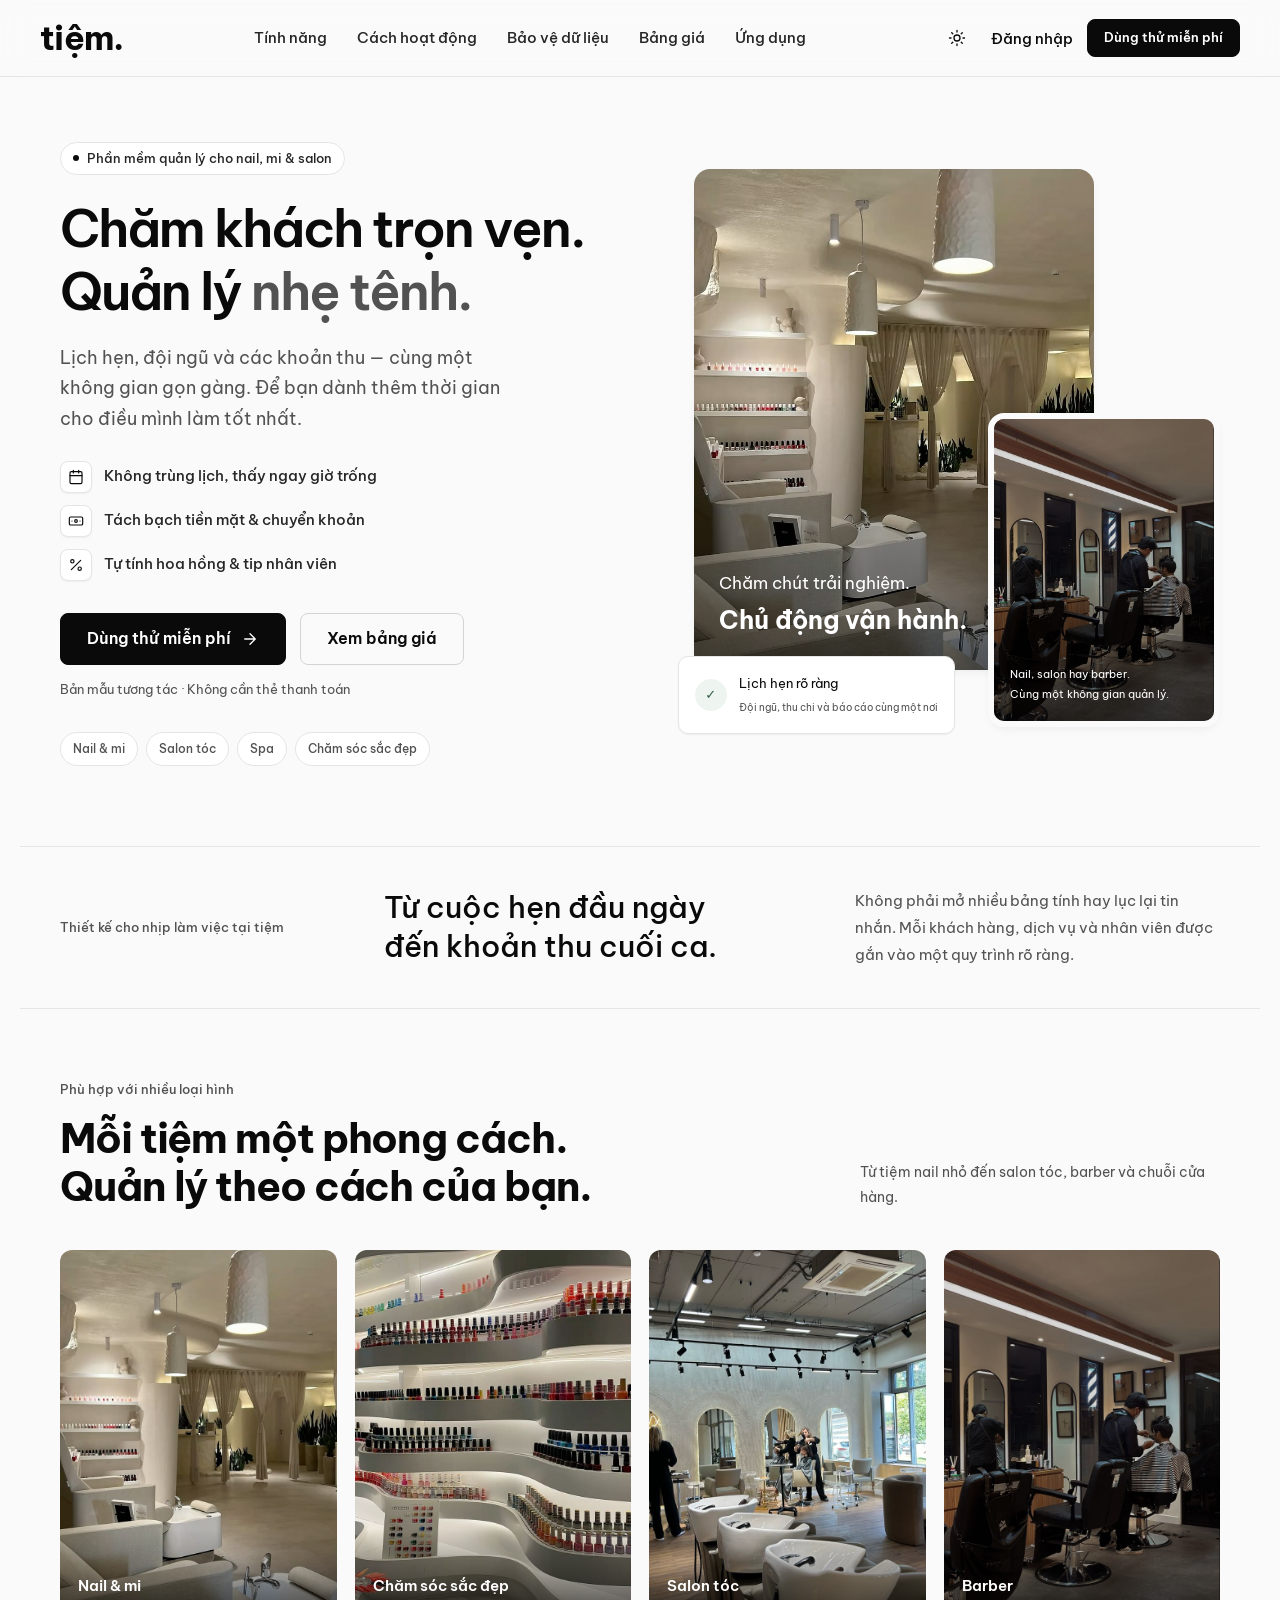
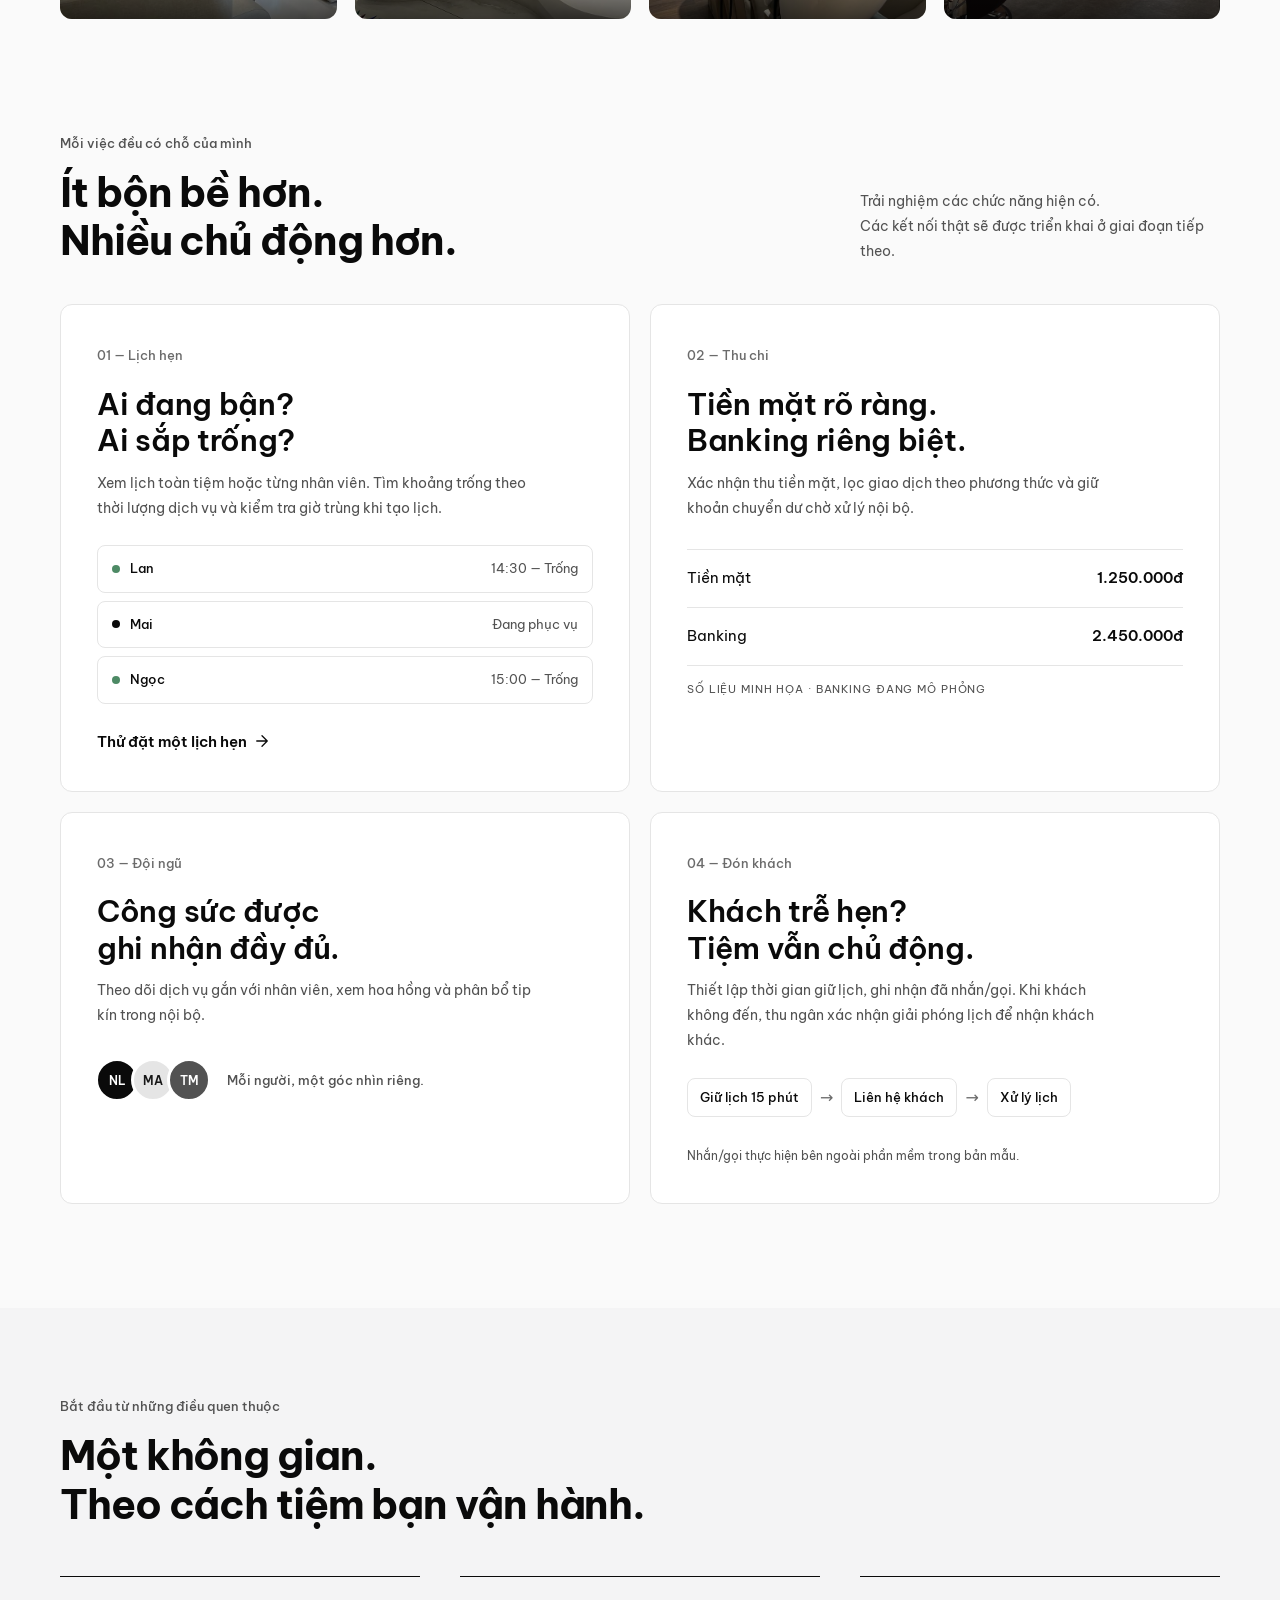
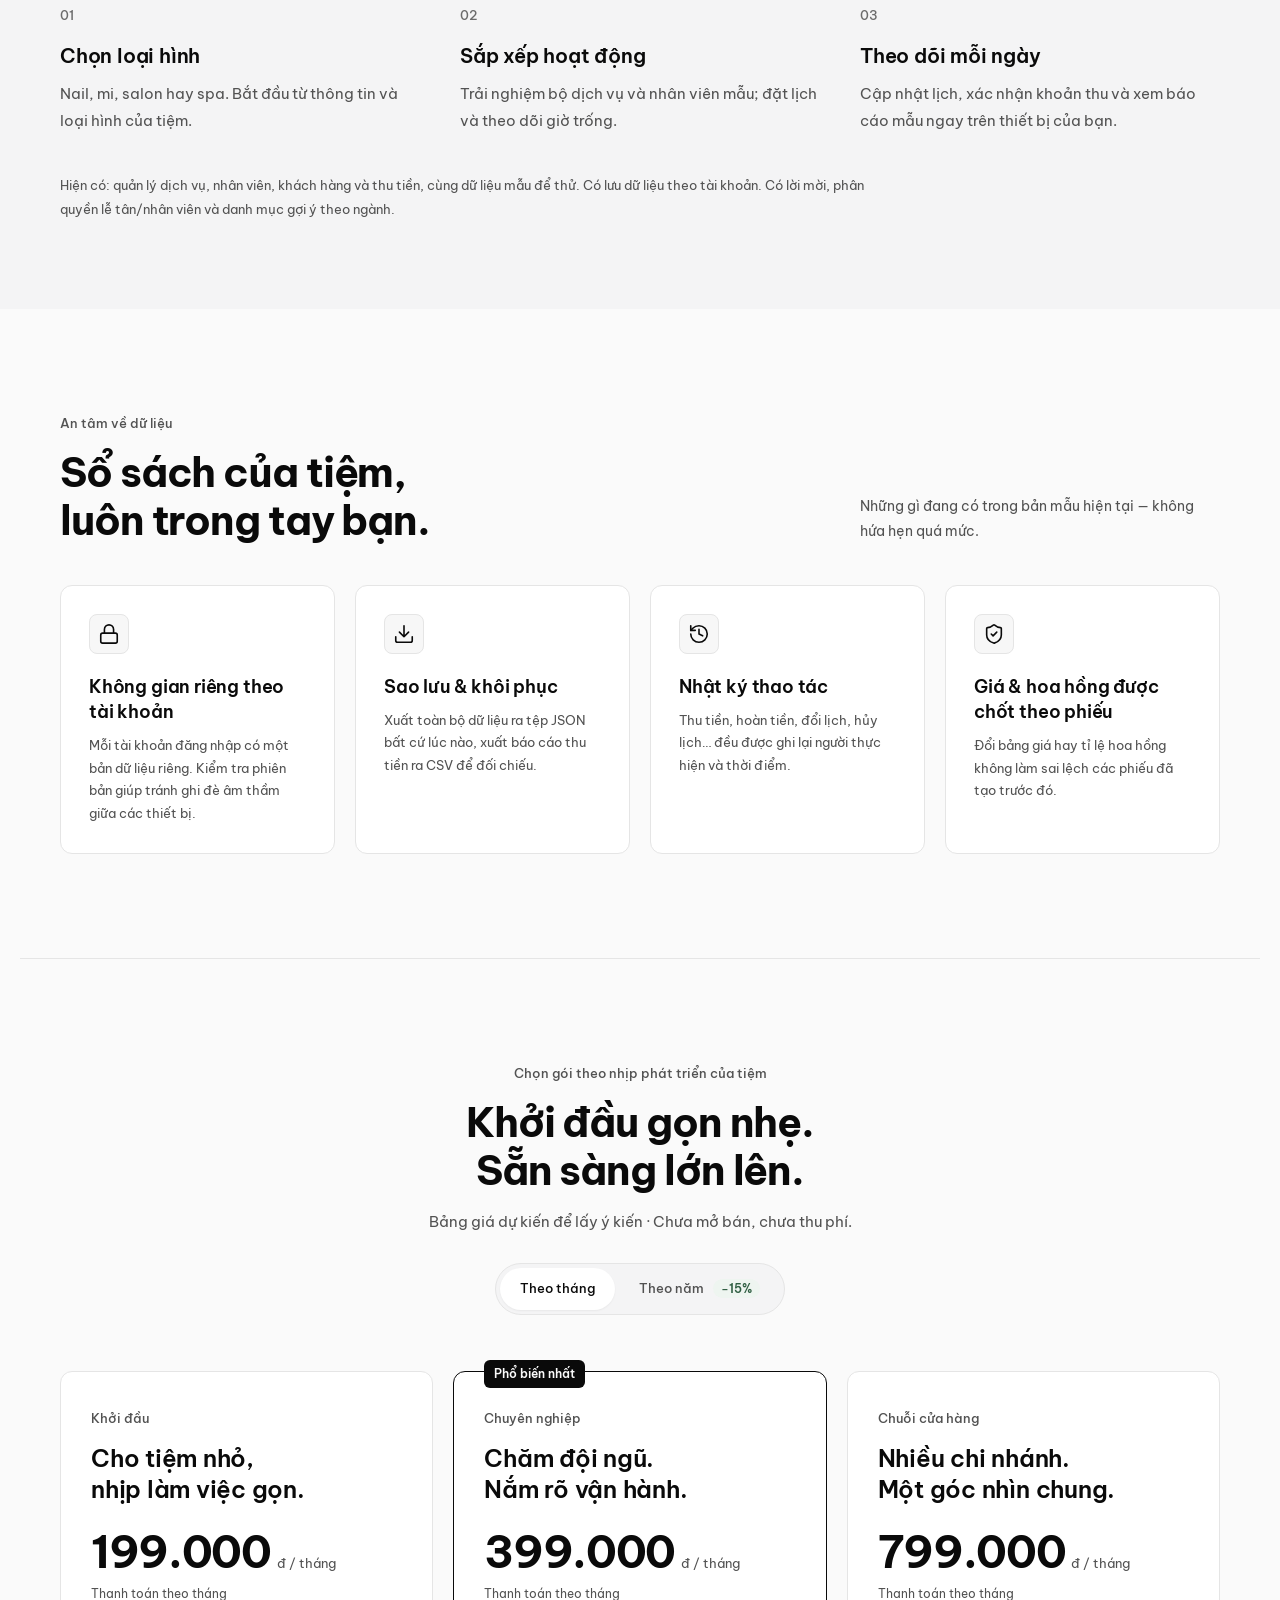
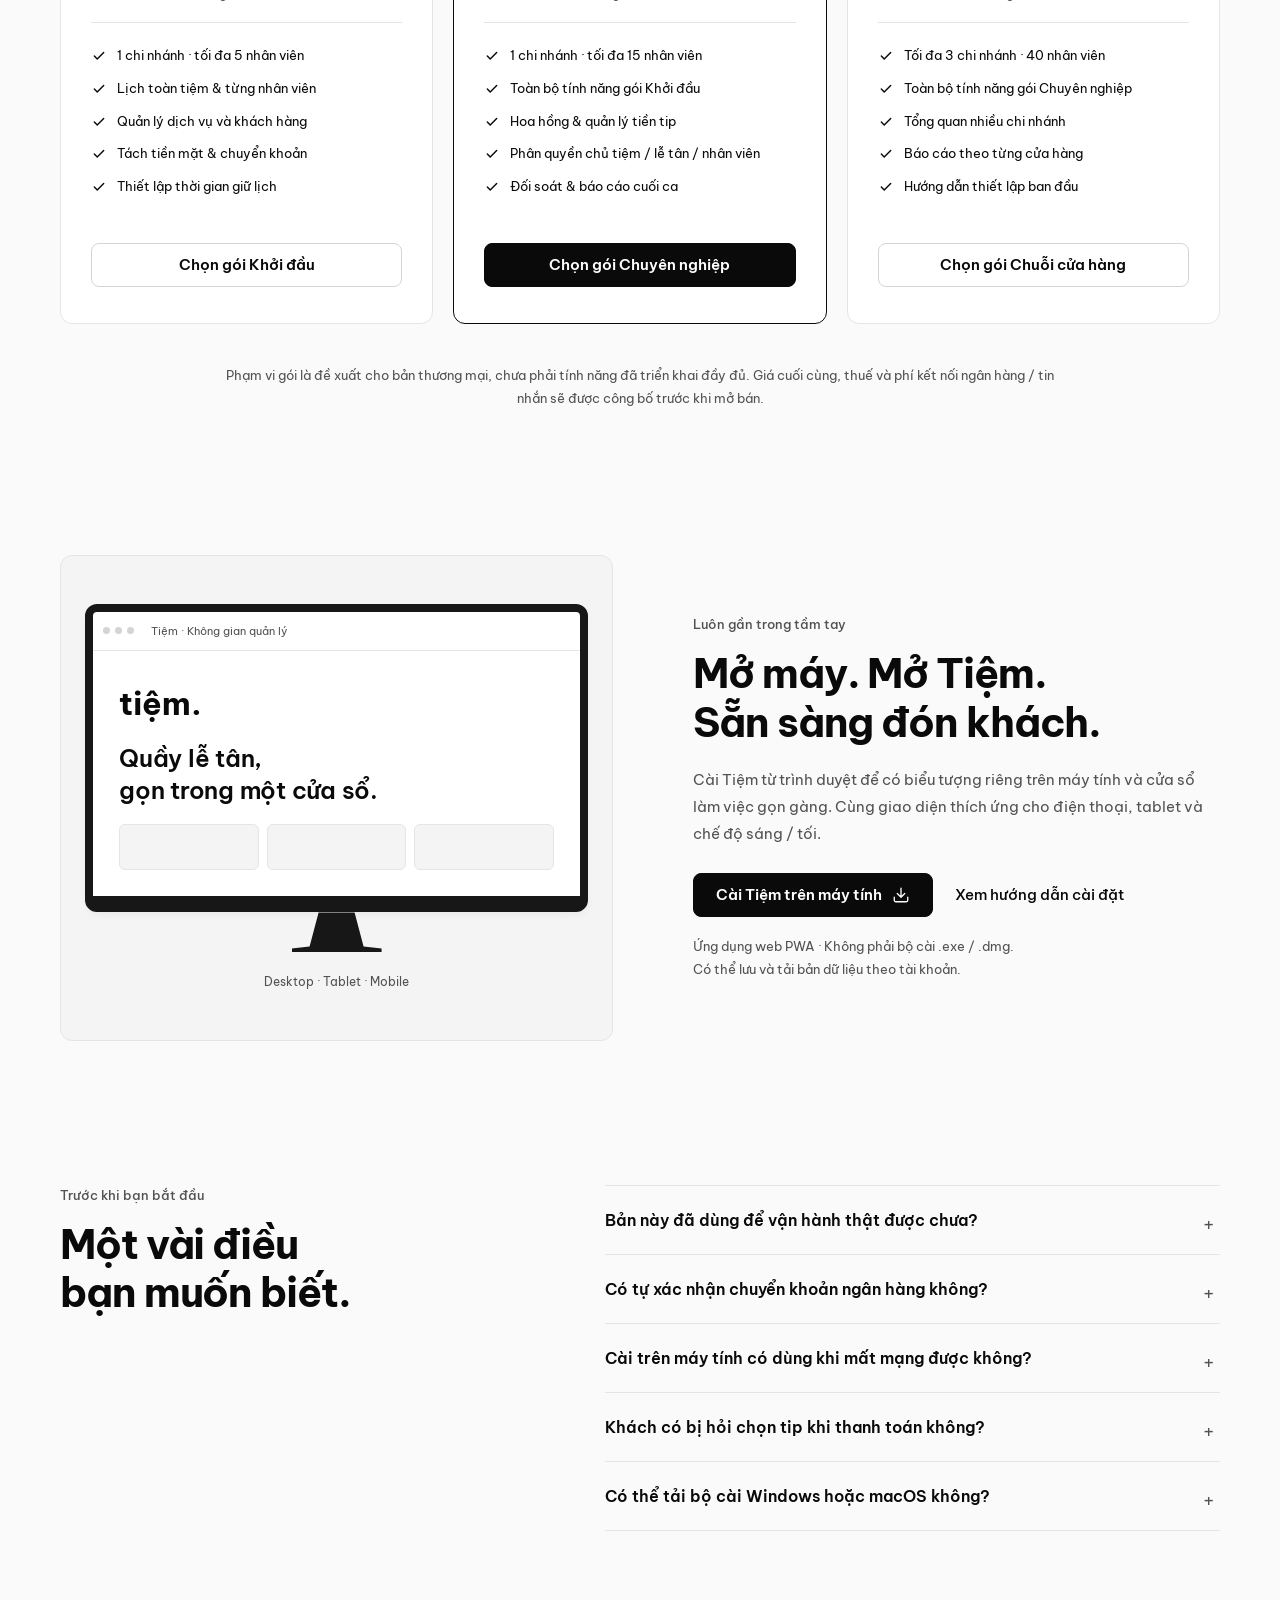
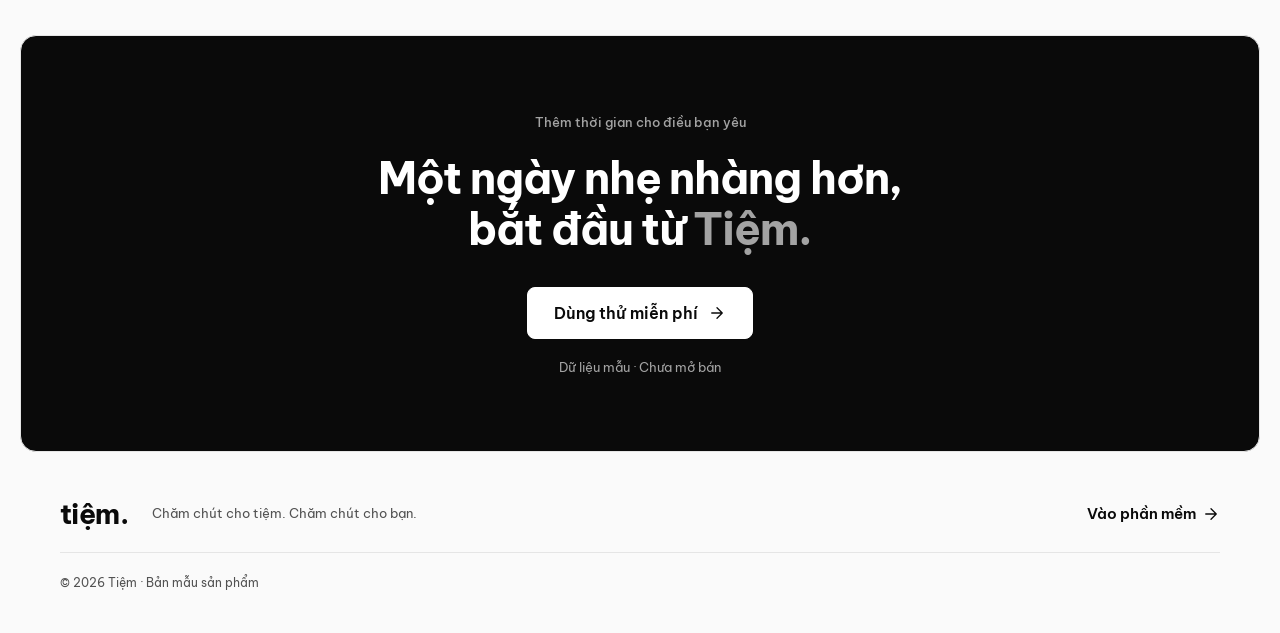
<file: public/index.html>
<!doctype html>
<html lang="vi">
<head>
  <meta charset="utf-8">
  <meta name="viewport" content="width=device-width, initial-scale=1">
  <meta name="theme-color" content="#fafafa" media="(prefers-color-scheme: light)">
  <meta name="theme-color" content="#0a0a0a" media="(prefers-color-scheme: dark)">
  <meta name="description" content="Tiệm — không gian quản lý lịch hẹn, nhân viên và thu chi cho nail, mi, salon. Khám phá bản mẫu và bảng giá dự kiến.">
  <title>Tiệm — Chăm khách trọn vẹn, quản lý nhẹ tênh</title>
  <link rel="manifest" href="manifest.webmanifest">
  <link rel="icon" href="icon.svg">
  <link rel="preconnect" href="https://fonts.googleapis.com">
  <link rel="preconnect" href="https://fonts.gstatic.com" crossorigin>
  <link href="https://fonts.googleapis.com/css2?family=Be+Vietnam+Pro:wght@400;500;600;700&display=swap" rel="stylesheet">
  <link rel="stylesheet" href="theme.css">
  <link rel="stylesheet" href="home.css">
</head>
<body>
  <!-- Bộ icon (Lucide, MIT) -->
  <svg width="0" height="0" style="position:absolute" aria-hidden="true">
    <symbol id="i-menu" viewBox="0 0 24 24"><path d="M4 6h16M4 12h16M4 18h16"/></symbol>
    <symbol id="i-x" viewBox="0 0 24 24"><path d="M18 6 6 18M6 6l12 12"/></symbol>
    <symbol id="i-sun" viewBox="0 0 24 24"><circle cx="12" cy="12" r="4"/><path d="M12 2v2M12 20v2M4.93 4.93l1.41 1.41M17.66 17.66l1.41 1.41M2 12h2M20 12h2M6.34 17.66l-1.41 1.41M19.07 4.93l-1.41 1.41"/></symbol>
    <symbol id="i-moon" viewBox="0 0 24 24"><path d="M12 3a6 6 0 0 0 9 9 9 9 0 1 1-9-9Z"/></symbol>
    <symbol id="i-arrow-right" viewBox="0 0 24 24"><path d="M5 12h14M12 5l7 7-7 7"/></symbol>
    <symbol id="i-arrow-down" viewBox="0 0 24 24"><path d="M12 5v14M19 12l-7 7-7-7"/></symbol>
    <symbol id="i-check" viewBox="0 0 24 24"><path d="M20 6 9 17l-5-5"/></symbol>
    <symbol id="i-calendar" viewBox="0 0 24 24"><rect x="3" y="4" width="18" height="18" rx="2"/><path d="M16 2v4M8 2v4M3 10h18"/></symbol>
    <symbol id="i-wallet" viewBox="0 0 24 24"><rect x="2" y="6" width="20" height="12" rx="2"/><circle cx="12" cy="12" r="2"/><path d="M6 12h.01M18 12h.01"/></symbol>
    <symbol id="i-percent" viewBox="0 0 24 24"><path d="M19 5 5 19"/><circle cx="6.5" cy="6.5" r="2.5"/><circle cx="17.5" cy="17.5" r="2.5"/></symbol>
    <symbol id="i-shield" viewBox="0 0 24 24"><path d="M20 13c0 5-3.5 7.5-7.66 8.95a1 1 0 0 1-.67-.01C7.5 20.5 4 18 4 13V6a1 1 0 0 1 1-1c2 0 4.5-1.2 6.24-2.72a1.17 1.17 0 0 1 1.52 0C14.51 3.81 17 5 19 5a1 1 0 0 1 1 1z"/><path d="m9 12 2 2 4-4"/></symbol>
    <symbol id="i-download" viewBox="0 0 24 24"><path d="M21 15v4a2 2 0 0 1-2 2H5a2 2 0 0 1-2-2v-4M7 10l5 5 5-5M12 15V3"/></symbol>
    <symbol id="i-history" viewBox="0 0 24 24"><path d="M3 12a9 9 0 1 0 9-9 9.75 9.75 0 0 0-6.74 2.74L3 8"/><path d="M3 3v5h5M12 7v5l4 2"/></symbol>
    <symbol id="i-lock" viewBox="0 0 24 24"><rect x="3" y="11" width="18" height="11" rx="2"/><path d="M7 11V7a5 5 0 0 1 10 0v4"/></symbol>
    <symbol id="i-sparkles" viewBox="0 0 24 24"><path d="M9.94 15.5a2 2 0 0 0-1.44-1.44l-6.13-1.58a.5.5 0 0 1 0-.96L8.5 9.94A2 2 0 0 0 9.94 8.5l1.58-6.14a.5.5 0 0 1 .96 0l1.58 6.14a2 2 0 0 0 1.44 1.44l6.13 1.58a.5.5 0 0 1 0 .96l-6.13 1.58a2 2 0 0 0-1.44 1.44l-1.58 6.14a.5.5 0 0 1-.96 0z"/></symbol>
  </svg>

  <a class="skip" href="#main">Bỏ qua tới nội dung</a>

  <header class="nav" id="top">
    <div class="nav-inner">
      <a href="/" class="logo" aria-label="Tiệm trang chủ">tiệm<span>.</span></a>
      <nav aria-label="Menu chính" id="mainNav">
        <a href="#tinh-nang">Tính năng</a>
        <a href="#cach-dung">Cách hoạt động</a>
        <a href="#an-tam">Bảo vệ dữ liệu</a>
        <a href="#bang-gia">Bảng giá</a>
        <a href="#ung-dung">Ứng dụng</a>
        <a href="app.html" class="button nav-cta-mobile">Dùng thử miễn phí</a>
      </nav>
      <div class="navright">
        <button class="icon-btn theme" id="homeTheme" aria-label="Đổi giao diện sáng tối">
          <svg class="icon icon-sun"><use href="#i-sun"/></svg>
          <svg class="icon icon-moon"><use href="#i-moon"/></svg>
        </button>
        <a class="textlink nav-login" href="app.html">Đăng nhập</a>
        <a class="button small" href="app.html">Dùng thử miễn phí</a>
        <button class="icon-btn menu-toggle" id="menuToggle" aria-label="Mở menu" aria-expanded="false" aria-controls="mainNav">
          <svg class="icon icon-lg icon-open"><use href="#i-menu"/></svg>
          <svg class="icon icon-lg icon-close"><use href="#i-x"/></svg>
        </button>
      </div>
    </div>
  </header>

  <main id="main">
    <!-- ============ HERO ============ -->
    <section class="hero wrap">
      <div class="hero-copy">
        <div class="kicker pill"><span></span>Phần mềm quản lý cho nail, mi &amp; salon</div>
        <h1><span class="line">Chăm khách trọn vẹn.</span> <span class="line">Quản lý <em>nhẹ tênh.</em></span></h1>
        <p>Lịch hẹn, đội ngũ và các khoản thu — cùng một không gian gọn gàng. Để bạn dành thêm thời gian cho điều mình làm tốt nhất.</p>
        <ul class="benefits">
          <li><svg class="icon"><use href="#i-calendar"/></svg>Không trùng lịch, thấy ngay giờ trống</li>
          <li><svg class="icon"><use href="#i-wallet"/></svg>Tách bạch tiền mặt &amp; chuyển khoản</li>
          <li><svg class="icon"><use href="#i-percent"/></svg>Tự tính hoa hồng &amp; tip nhân viên</li>
        </ul>
        <div class="ctas">
          <a href="app.html?demo=1" class="button lg">Dùng thử miễn phí <svg class="icon"><use href="#i-arrow-right"/></svg></a>
          <a href="#bang-gia" class="button lg ghost">Xem bảng giá</a>
        </div>
        <small class="hero-note">Bản mẫu tương tác · Không cần thẻ thanh toán</small>
        <div class="industries" aria-label="Phù hợp với">
          <span>Nail &amp; mi</span><span>Salon tóc</span><span>Spa</span><span>Chăm sóc sắc đẹp</span>
        </div>
      </div>

      <div class="hero-visual photo-hero">
        <figure class="hero-main-photo"><img src="assets/nail-space.jpeg" alt="Không gian chăm sóc móng tông kem với ghế và ánh sáng ấm" fetchpriority="high"><figcaption>Chăm chút trải nghiệm.<br><strong>Chủ động vận hành.</strong></figcaption></figure>
        <figure class="hero-side-photo"><img src="assets/barber-space.jpeg" alt="Không gian barber với ghế cắt tóc và gương" loading="lazy"><figcaption>Nail, salon hay barber.<br>Cùng một không gian quản lý.</figcaption></figure>
        <div class="photo-note"><span>✓</span><div>Lịch hẹn rõ ràng<small>Đội ngũ, thu chi và báo cáo cùng một nơi</small></div></div>
      </div>
    </section>

    <!-- ============ STATEMENT ============ -->
    <section class="statement wrap">
      <span>Thiết kế cho nhịp làm việc tại tiệm</span>
      <p>Từ cuộc hẹn đầu ngày<br>đến khoản thu cuối ca.</p>
      <div>Không phải mở nhiều bảng tính hay lục lại tin nhắn. Mỗi khách hàng, dịch vụ và nhân viên được gắn vào một quy trình rõ ràng.</div>
    </section>

    <section class="industry-gallery wrap"><div class="sectionhead"><div><div class="kicker">Phù hợp với nhiều loại hình</div><h2>Mỗi tiệm một phong cách.<br>Quản lý theo cách của bạn.</h2></div><p>Từ tiệm nail nhỏ đến salon tóc, barber và chuỗi cửa hàng.</p></div><div class="gallery-grid"><figure><img src="assets/nail-space.jpeg" alt="Khu chăm sóc móng tông màu trung tính" loading="lazy"><figcaption>Nail & mi</figcaption></figure><figure><img src="assets/nail-colors.jpeg" alt="Kệ trưng bày nhiều màu sơn móng" loading="lazy"><figcaption>Chăm sóc sắc đẹp</figcaption></figure><figure><img src="assets/hair-salon.jpeg" alt="Khu gội và tạo kiểu tóc tại salon" loading="lazy"><figcaption>Salon tóc</figcaption></figure><figure><img src="assets/barber-space.jpeg" alt="Khu ghế và gương trong tiệm barber" loading="lazy"><figcaption>Barber</figcaption></figure></div></section>
    <!-- ============ FEATURES ============ -->
    <section class="features wrap" id="tinh-nang">
      <div class="sectionhead">
        <div>
          <div class="kicker">Mỗi việc đều có chỗ của mình</div>
          <h2>Ít bộn bề hơn.<br>Nhiều chủ động hơn.</h2>
        </div>
        <p>Trải nghiệm các chức năng hiện có.<br>Các kết nối thật sẽ được triển khai ở giai đoạn tiếp theo.</p>
      </div>
      <div class="feature-grid">
        <article class="feature wide">
          <span class="num">01 — Lịch hẹn</span>
          <h3>Ai đang bận?<br>Ai sắp trống?</h3>
          <p>Xem lịch toàn tiệm hoặc từng nhân viên. Tìm khoảng trống theo thời lượng dịch vụ và kiểm tra giờ trùng khi tạo lịch.</p>
          <div class="availability">
            <span><i></i> Lan <b>14:30 — Trống</b></span>
            <span><i class="busy"></i> Mai <b>Đang phục vụ</b></span>
            <span><i></i> Ngọc <b>15:00 — Trống</b></span>
          </div>
          <a href="app.html" class="textlink arrow">Thử đặt một lịch hẹn <svg class="icon"><use href="#i-arrow-right"/></svg></a>
        </article>
        <article class="feature">
          <span class="num">02 — Thu chi</span>
          <h3>Tiền mặt rõ ràng.<br>Banking riêng biệt.</h3>
          <p>Xác nhận thu tiền mặt, lọc giao dịch theo phương thức và giữ khoản chuyển dư chờ xử lý nội bộ.</p>
          <div class="receipt">
            <div>Tiền mặt <b>1.250.000đ</b></div>
            <div>Banking <b>2.450.000đ</b></div>
            <small>SỐ LIỆU MINH HỌA · BANKING ĐANG MÔ PHỎNG</small>
          </div>
        </article>
        <article class="feature">
          <span class="num">03 — Đội ngũ</span>
          <h3>Công sức được<br>ghi nhận đầy đủ.</h3>
          <p>Theo dõi dịch vụ gắn với nhân viên, xem hoa hồng và phân bổ tip kín trong nội bộ.</p>
          <div class="team-line">
            <span>NL</span><span>MA</span><span>TM</span>
            <b>Mỗi người, một góc nhìn riêng.</b>
          </div>
        </article>
        <article class="feature wide warm">
          <span class="num">04 — Đón khách</span>
          <h3>Khách trễ hẹn?<br>Tiệm vẫn chủ động.</h3>
          <p>Thiết lập thời gian giữ lịch, ghi nhận đã nhắn/gọi. Khi khách không đến, thu ngân xác nhận giải phóng lịch để nhận khách khác.</p>
          <div class="flow-pills">
            <span>Giữ lịch 15 phút</span><b>→</b><span>Liên hệ khách</span><b>→</b><span>Xử lý lịch</span>
          </div>
          <small>Nhắn/gọi thực hiện bên ngoài phần mềm trong bản mẫu.</small>
        </article>
      </div>
    </section>

    <!-- ============ STEPS ============ -->
    <section class="steps-section" id="cach-dung">
      <div class="wrap">
        <div class="sectionhead">
          <div>
            <div class="kicker">Bắt đầu từ những điều quen thuộc</div>
            <h2>Một không gian.<br>Theo cách tiệm bạn vận hành.</h2>
          </div>
        </div>
        <div class="steps">
          <article><span>01</span><h3>Chọn loại hình</h3><p>Nail, mi, salon hay spa. Bắt đầu từ thông tin và loại hình của tiệm.</p></article>
          <article><span>02</span><h3>Sắp xếp hoạt động</h3><p>Trải nghiệm bộ dịch vụ và nhân viên mẫu; đặt lịch và theo dõi giờ trống.</p></article>
          <article><span>03</span><h3>Theo dõi mỗi ngày</h3><p>Cập nhật lịch, xác nhận khoản thu và xem báo cáo mẫu ngay trên thiết bị của bạn.</p></article>
        </div>
        <p class="disclosure">Hiện có: quản lý dịch vụ, nhân viên, khách hàng và thu tiền, cùng dữ liệu mẫu để thử. Có lưu dữ liệu theo tài khoản. Có lời mời, phân quyền lễ tân/nhân viên và danh mục gợi ý theo ngành.</p>
      </div>
    </section>

    <!-- ============ TRUST ============ -->
    <section class="trust wrap" id="an-tam">
      <div class="sectionhead">
        <div>
          <div class="kicker">An tâm về dữ liệu</div>
          <h2>Sổ sách của tiệm,<br>luôn trong tay bạn.</h2>
        </div>
        <p>Những gì đang có trong bản mẫu hiện tại — không hứa hẹn quá mức.</p>
      </div>
      <div class="trust-grid">
        <article>
          <span class="trust-icon"><svg class="icon icon-lg"><use href="#i-lock"/></svg></span>
          <h3>Không gian riêng theo tài khoản</h3>
          <p>Mỗi tài khoản đăng nhập có một bản dữ liệu riêng. Kiểm tra phiên bản giúp tránh ghi đè âm thầm giữa các thiết bị.</p>
        </article>
        <article>
          <span class="trust-icon"><svg class="icon icon-lg"><use href="#i-download"/></svg></span>
          <h3>Sao lưu &amp; khôi phục</h3>
          <p>Xuất toàn bộ dữ liệu ra tệp JSON bất cứ lúc nào, xuất báo cáo thu tiền ra CSV để đối chiếu.</p>
        </article>
        <article>
          <span class="trust-icon"><svg class="icon icon-lg"><use href="#i-history"/></svg></span>
          <h3>Nhật ký thao tác</h3>
          <p>Thu tiền, hoàn tiền, đổi lịch, hủy lịch… đều được ghi lại người thực hiện và thời điểm.</p>
        </article>
        <article>
          <span class="trust-icon"><svg class="icon icon-lg"><use href="#i-shield"/></svg></span>
          <h3>Giá &amp; hoa hồng được chốt theo phiếu</h3>
          <p>Đổi bảng giá hay tỉ lệ hoa hồng không làm sai lệch các phiếu đã tạo trước đó.</p>
        </article>
      </div>
    </section>

    <!-- ============ PRICING ============ -->
    <section class="pricing wrap" id="bang-gia">
      <div class="center">
        <div class="kicker">Chọn gói theo nhịp phát triển của tiệm</div>
        <h2>Khởi đầu gọn nhẹ.<br>Sẵn sàng lớn lên.</h2>
        <p>Bảng giá dự kiến để lấy ý kiến · Chưa mở bán, chưa thu phí.</p>
        <div class="billing" role="group" aria-label="Chu kỳ thanh toán">
          <button class="selected" data-billing="month" aria-pressed="true">Theo tháng</button>
          <button data-billing="year" aria-pressed="false">Theo năm <span>−15%</span></button>
        </div>
      </div>
      <div class="price-grid">
        <article class="price-card">
          <span class="plan">Khởi đầu</span>
          <h3>Cho tiệm nhỏ,<br>nhịp làm việc gọn.</h3>
          <div class="price"><strong data-price="199000">199.000</strong><span>đ / tháng</span></div>
          <p class="billing-note">Thanh toán theo tháng</p>
          <ul>
            <li>1 chi nhánh · tối đa 5 nhân viên</li>
            <li>Lịch toàn tiệm &amp; từng nhân viên</li>
            <li>Quản lý dịch vụ và khách hàng</li>
            <li>Tách tiền mặt &amp; chuyển khoản</li>
            <li>Thiết lập thời gian giữ lịch</li>
          </ul>
          <button class="button outline" data-plan="Khởi đầu">Chọn gói Khởi đầu</button>
        </article>
        <article class="price-card featured">
          <div class="ribbon">Phổ biến nhất</div>
          <span class="plan">Chuyên nghiệp</span>
          <h3>Chăm đội ngũ.<br>Nắm rõ vận hành.</h3>
          <div class="price"><strong data-price="399000">399.000</strong><span>đ / tháng</span></div>
          <p class="billing-note">Thanh toán theo tháng</p>
          <ul>
            <li>1 chi nhánh · tối đa 15 nhân viên</li>
            <li>Toàn bộ tính năng gói Khởi đầu</li>
            <li>Hoa hồng &amp; quản lý tiền tip</li>
            <li>Phân quyền chủ tiệm / lễ tân / nhân viên</li>
            <li>Đối soát &amp; báo cáo cuối ca</li>
          </ul>
          <button class="button" data-plan="Chuyên nghiệp">Chọn gói Chuyên nghiệp</button>
        </article>
        <article class="price-card">
          <span class="plan">Chuỗi cửa hàng</span>
          <h3>Nhiều chi nhánh.<br>Một góc nhìn chung.</h3>
          <div class="price"><strong data-price="799000">799.000</strong><span>đ / tháng</span></div>
          <p class="billing-note">Thanh toán theo tháng</p>
          <ul>
            <li>Tối đa 3 chi nhánh · 40 nhân viên</li>
            <li>Toàn bộ tính năng gói Chuyên nghiệp</li>
            <li>Tổng quan nhiều chi nhánh</li>
            <li>Báo cáo theo từng cửa hàng</li>
            <li>Hướng dẫn thiết lập ban đầu</li>
          </ul>
          <button class="button outline" data-plan="Chuỗi cửa hàng">Chọn gói Chuỗi cửa hàng</button>
        </article>
      </div>
      <p class="price-disclaimer">Phạm vi gói là đề xuất cho bản thương mại, chưa phải tính năng đã triển khai đầy đủ. Giá cuối cùng, thuế và phí kết nối ngân hàng / tin nhắn sẽ được công bố trước khi mở bán.</p>
    </section>

    <!-- ============ DESKTOP APP ============ -->
    <section class="desktop wrap" id="ung-dung">
      <div class="device-art">
        <div class="monitor">
          <div class="monitor-top"><span></span><span></span><span></span><b>Tiệm · Không gian quản lý</b></div>
          <div class="monitor-body">
            <div class="device-brand">tiệm<span>.</span></div>
            <h3>Quầy lễ tân,<br>gọn trong một cửa sổ.</h3>
            <div class="device-lines"><i></i><i></i><i></i></div>
          </div>
        </div>
        <div class="stand"></div>
        <span class="device-tag">Desktop · Tablet · Mobile</span>
      </div>
      <div class="desktop-copy">
        <div class="kicker">Luôn gần trong tầm tay</div>
        <h2>Mở máy. Mở Tiệm.<br>Sẵn sàng đón khách.</h2>
        <p>Cài Tiệm từ trình duyệt để có biểu tượng riêng trên máy tính và cửa sổ làm việc gọn gàng. Cùng giao diện thích ứng cho điện thoại, tablet và chế độ sáng / tối.</p>
        <div class="ctas">
          <button class="button" data-install>Cài Tiệm trên máy tính <svg class="icon"><use href="#i-download"/></svg></button>
          <button class="textlink" id="installHelp">Xem hướng dẫn cài đặt</button>
        </div>
        <p class="install-note">Ứng dụng web PWA · Không phải bộ cài .exe / .dmg.<br>Có thể lưu và tải bản dữ liệu theo tài khoản.</p>
      </div>
    </section>

    <!-- ============ FAQ ============ -->
    <section class="faq wrap">
      <div>
        <div class="kicker">Trước khi bạn bắt đầu</div>
        <h2>Một vài điều<br>bạn muốn biết.</h2>
      </div>
      <div class="questions">
        <details>
          <summary>Bản này đã dùng để vận hành thật được chưa?</summary>
          <p>Đây là bản mẫu tương tác. Dữ liệu mặc định lưu trên thiết bị. Bạn có thể đăng nhập bằng ChatGPT, chọn lưu lên tài khoản và tải bản mới trên thiết bị khác. Bạn nên dùng dữ liệu thử; chưa dùng để thu tiền hoặc quản lý khách thật.</p>
        </details>
        <details>
          <summary>Có tự xác nhận chuyển khoản ngân hàng không?</summary>
          <p>Có QR điền sẵn số tiền khi tiệm cấu hình tài khoản nhận. Webhook SePay hỗ trợ đối chiếu tự động, cần chủ tiệm liên kết nhà cung cấp, cấu hình quyền truy cập và kiểm thử giao dịch thật trước khi sử dụng.</p>
        </details>
        <details>
          <summary>Cài trên máy tính có dùng khi mất mạng được không?</summary>
          <p>Sau khi đã mở ứng dụng, giao diện mẫu có thể tải lại từ bộ nhớ đệm khi mất mạng. Thanh toán ngân hàng và đồng bộ dữ liệu thật sẽ cần Internet. Không xóa dữ liệu trình duyệt nếu muốn giữ dữ liệu mẫu.</p>
        </details>
        <details>
          <summary>Khách có bị hỏi chọn tip khi thanh toán không?</summary>
          <p>Không. Việc ghi nhận và phân bổ tip thuộc màn hình nội bộ. Khoản chuyển dư chờ xác nhận, không tự động coi là tip.</p>
        </details>
        <details>
          <summary>Có thể tải bộ cài Windows hoặc macOS không?</summary>
          <p>Hiện chưa có bộ cài .exe hoặc .dmg. Bạn có thể cài dạng ứng dụng web qua Chrome / Edge trên máy tính; nếu trình duyệt không hỗ trợ, vẫn dùng được bằng đường dẫn website.</p>
        </details>
      </div>
    </section>

    <!-- ============ CLOSING ============ -->
    <section class="closing wrap">
      <span>Thêm thời gian cho điều bạn yêu</span>
      <h2>Một ngày nhẹ nhàng hơn,<br>bắt đầu từ <em>Tiệm.</em></h2>
      <a href="app.html" class="button light lg">Dùng thử miễn phí <svg class="icon"><use href="#i-arrow-right"/></svg></a>
      <small>Dữ liệu mẫu · Chưa mở bán</small>
    </section>
  </main>

  <footer class="wrap">
    <a class="logo" href="#top">tiệm<span>.</span></a>
    <span>Chăm chút cho tiệm. Chăm chút cho bạn.</span>
    <a href="app.html" class="textlink arrow">Vào phần mềm <svg class="icon"><use href="#i-arrow-right"/></svg></a>
    <small>© 2026 Tiệm · Bản mẫu sản phẩm</small>
  </footer>

  <dialog id="homeDialog">
    <button id="closeHomeDialog" class="icon-btn" aria-label="Đóng"><svg class="icon"><use href="#i-x"/></svg></button>
    <div id="homeDialogContent"></div>
  </dialog>

  <script src="install.js"></script>
  <script src="home.js"></script>
</body>
</html>
</file>
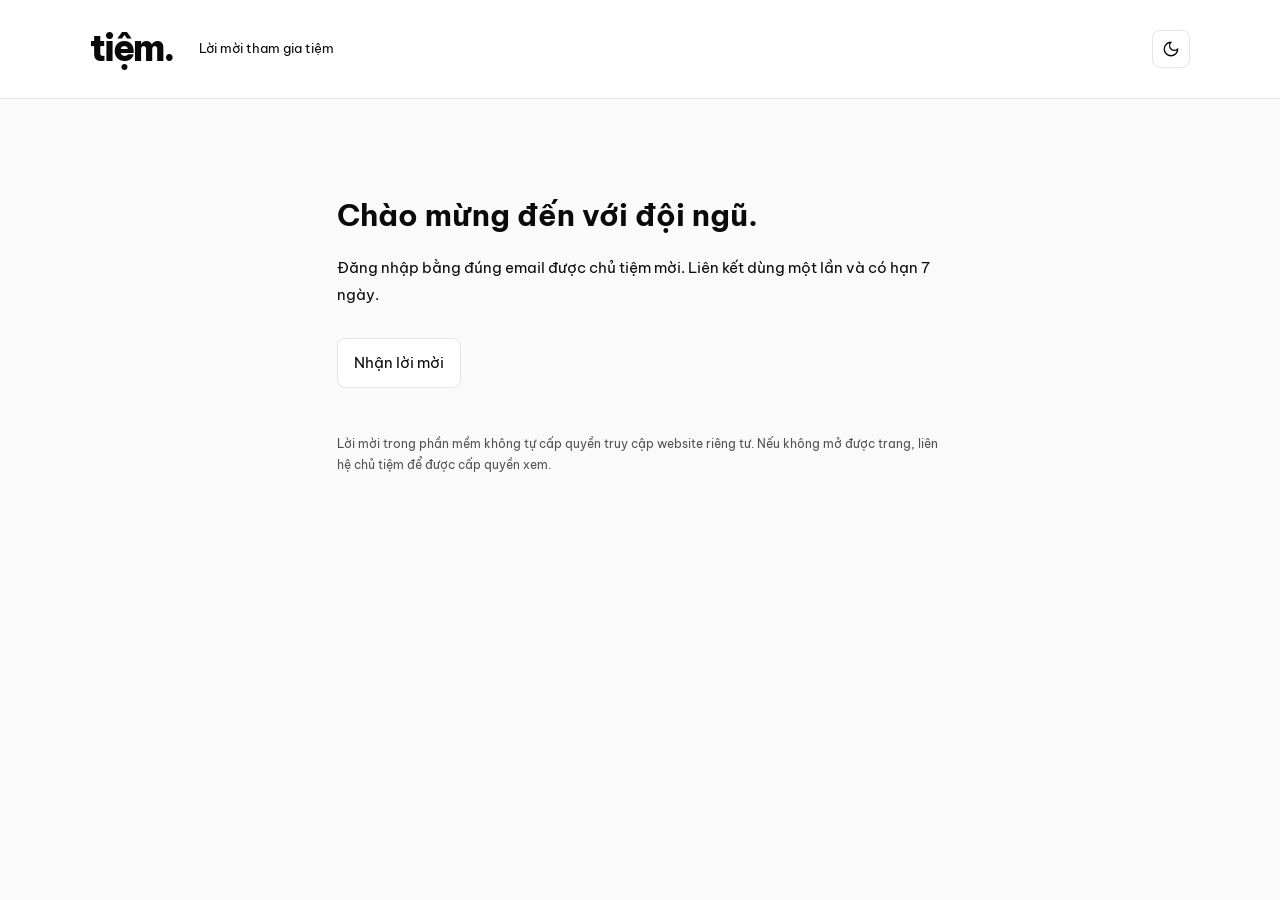
<file: public/join.html>
<!doctype html><html lang="vi"><head><meta charset="utf-8"><meta name="viewport" content="width=device-width,initial-scale=1"><meta name="referrer" content="no-referrer"><title>Nhận lời mời · Tiệm</title><link rel="preconnect" href="https://fonts.googleapis.com"><link rel="preconnect" href="https://fonts.gstatic.com" crossorigin><link href="https://fonts.googleapis.com/css2?family=Be+Vietnam+Pro:wght@400;500;600;700&display=swap" rel="stylesheet"><link rel="stylesheet" href="theme.css"><link rel="stylesheet" href="portal.css"></head><body data-portal="join"><header class="portal-header"><a href="index.html" class="portal-brand">tiệm.</a><span>Lời mời tham gia tiệm</span><button id="portalTheme" aria-label="Đổi sáng tối"><svg class="icon" viewBox="0 0 24 24" aria-hidden="true"><path d="M12 3a6 6 0 0 0 9 9 9 9 0 1 1-9-9Z"/></svg></button></header><main class="portal-main join-box"><h1>Chào mừng đến với đội ngũ.</h1><p>Đăng nhập bằng đúng email được chủ tiệm mời. Liên kết dùng một lần và có hạn 7 ngày.</p><div id="portalContent"><button id="acceptInvite">Nhận lời mời</button></div><p class="portal-note">Lời mời trong phần mềm không tự cấp quyền truy cập website riêng tư. Nếu không mở được trang, liên hệ chủ tiệm để được cấp quyền xem.</p></main><script src="net-guard.js"></script><script src="portal.js"></script></body></html>
</file>
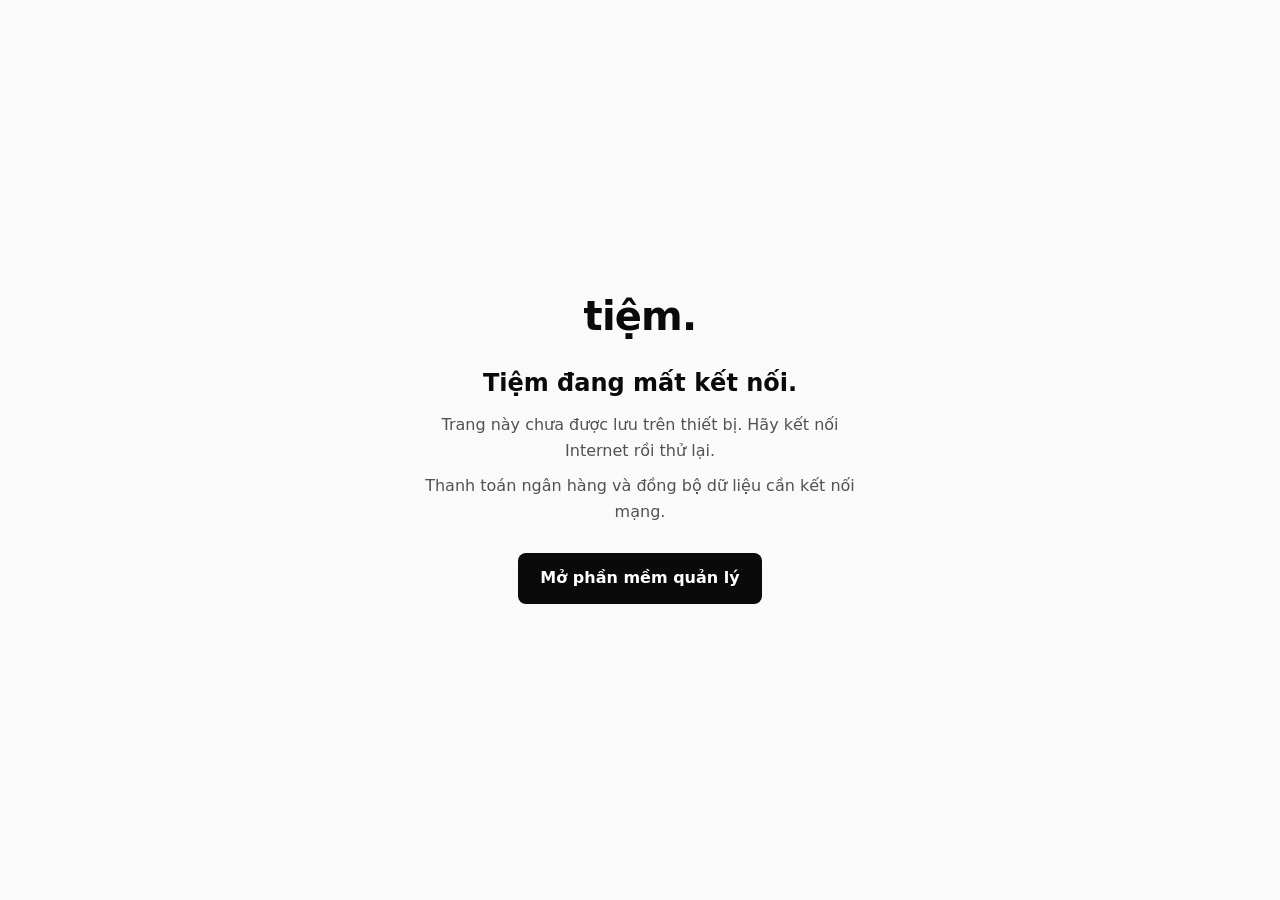
<file: public/offline.html>
<!doctype html>
<html lang="vi">
<head>
  <meta charset="utf-8">
  <meta name="viewport" content="width=device-width,initial-scale=1">
  <meta name="theme-color" content="#fafafa">
  <title>Tiệm · Mất kết nối</title>
  <style>
    :root { color-scheme: light dark; }
    body { margin: 0; min-height: 100vh; display: grid; place-items: center; padding: 24px; box-sizing: border-box;
      font: 16px/1.65 'Be Vietnam Pro', system-ui, -apple-system, 'Segoe UI', sans-serif; background: #fafafa; color: #0a0a0a; }
    main { max-width: 440px; text-align: center; }
    .logo { font: 700 40px/1 'Be Vietnam Pro', system-ui, sans-serif; letter-spacing: -0.02em; }
    h1 { font-size: 24px; margin: 28px 0 8px; }
    p { color: #525252; margin: 0 0 8px; }
    a { display: inline-block; margin-top: 20px; padding: 12px 22px; border-radius: 8px; background: #0a0a0a; color: #fff; text-decoration: none; font-weight: 600; }
    @media (prefers-color-scheme: dark) {
      body { background: #0a0a0a; color: #fafafa; } p { color: #a3a3a3; }
      a { background: #fafafa; color: #0a0a0a; }
    }
  </style>
</head>
<body>
  <main>
    <div class="logo">tiệm<span>.</span></div>
    <h1>Tiệm đang mất kết nối.</h1>
    <p>Trang này chưa được lưu trên thiết bị. Hãy kết nối Internet rồi thử lại.</p>
    <p>Thanh toán ngân hàng và đồng bộ dữ liệu cần kết nối mạng.</p>
    <a href="/app.html">Mở phần mềm quản lý</a>
  </main>
</body>
</html>
</file>
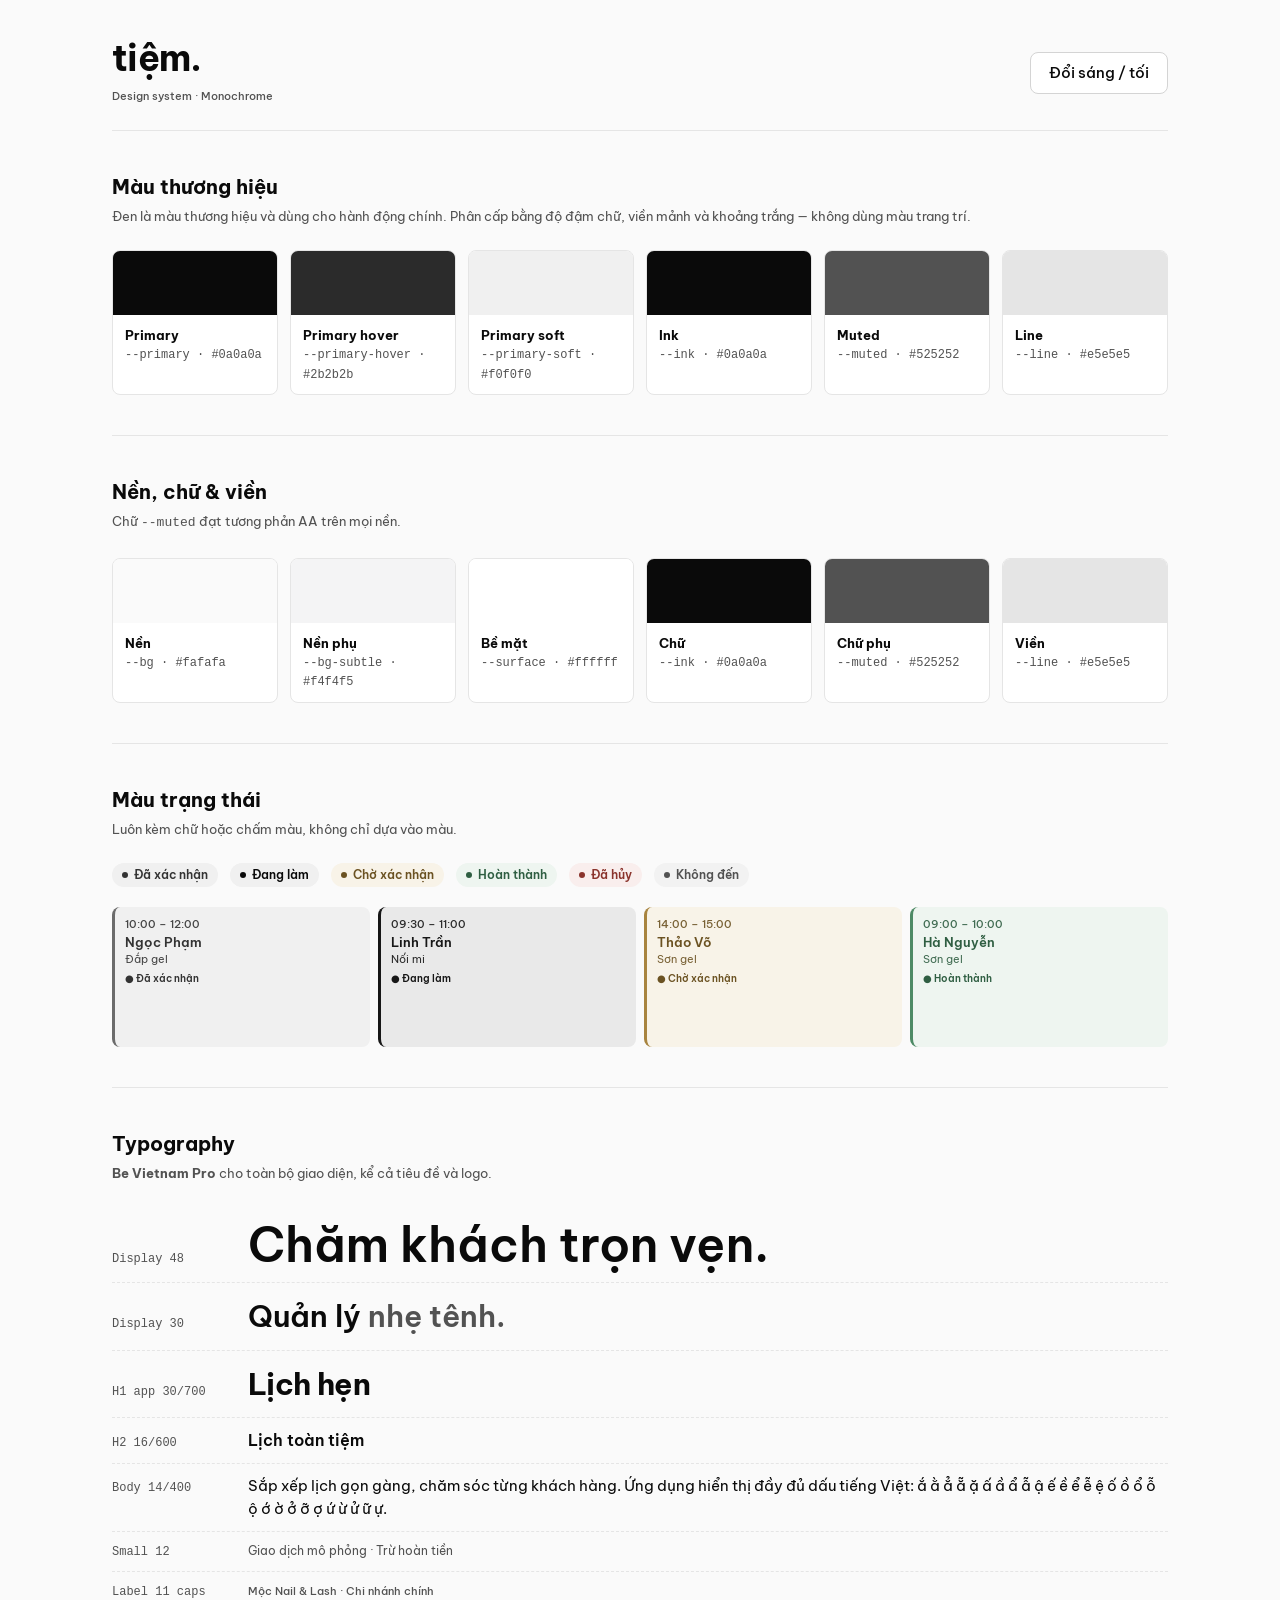
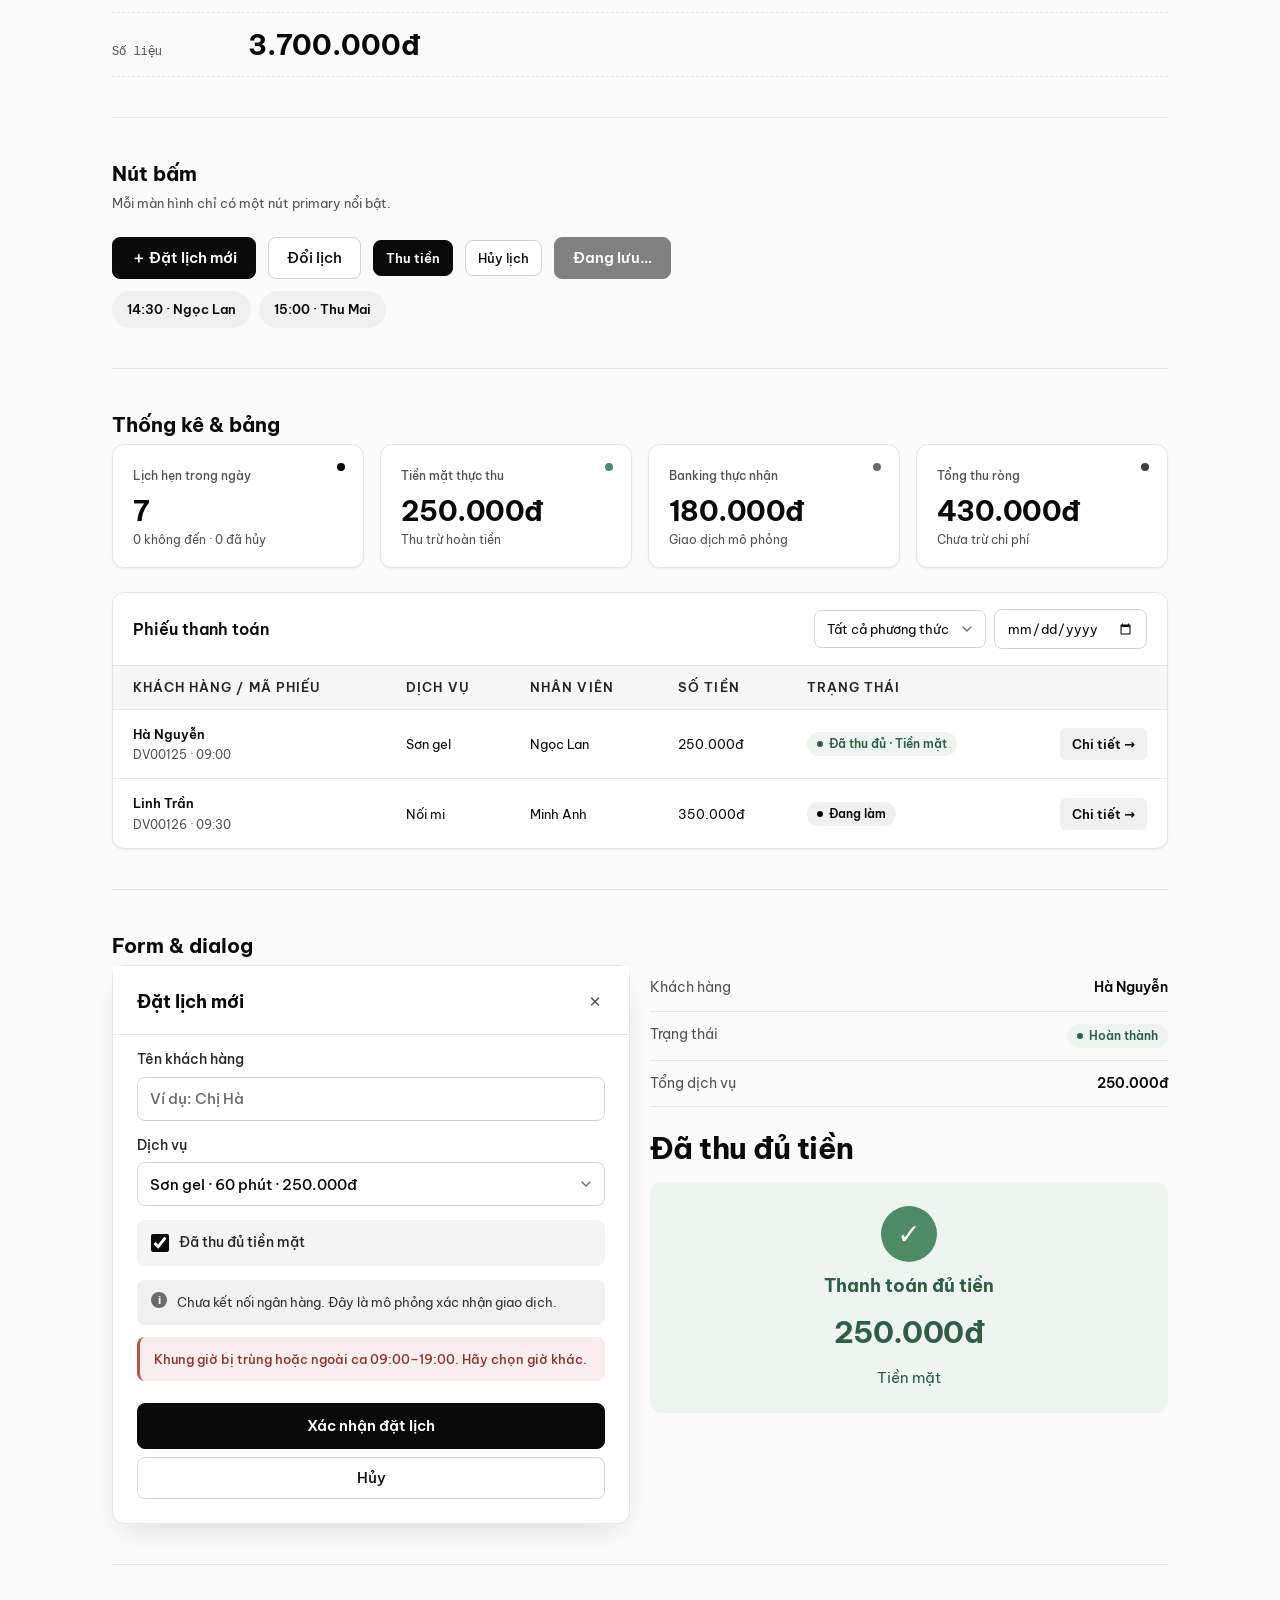
<file: public/styleguide.html>
<!doctype html>
<html lang="vi">
<head>
  <meta charset="utf-8">
  <meta name="viewport" content="width=device-width,initial-scale=1">
  <meta name="robots" content="noindex">
  <title>Tiệm · Styleguide</title>
  <link rel="preconnect" href="https://fonts.googleapis.com">
  <link rel="preconnect" href="https://fonts.gstatic.com" crossorigin>
  <link href="https://fonts.googleapis.com/css2?family=Be+Vietnam+Pro:wght@400;500;600;700&display=swap" rel="stylesheet">
  <link rel="stylesheet" href="theme.css">
  <link rel="stylesheet" href="style.css">
  <style>
    .sg { max-width: 1120px; margin: 0 auto; padding: 40px 32px 80px; }
    .sg-top { display: flex; justify-content: space-between; align-items: center; gap: 16px; padding-bottom: 24px; border-bottom: 1px solid var(--line); }
    .sg-top .brand { padding: 0; }
    .sg section { padding: 40px 0; border-bottom: 1px solid var(--line); }
    .sg h2.sg-title { font-size: var(--fs-2xl); margin: 0 0 4px; }
    .sg .sg-desc { color: var(--muted); font-size: var(--fs-sm); margin: 0 0 24px; }
    .swatches { display: grid; grid-template-columns: repeat(auto-fill, minmax(150px, 1fr)); gap: 12px; }
    .sw { border: 1px solid var(--line); border-radius: var(--r-md); overflow: hidden; background: var(--surface); }
    .sw i { display: block; height: 64px; }
    .sw div { padding: 10px 12px; font-size: var(--fs-xs); }
    .sw b { display: block; font-size: var(--fs-sm); }
    .sw code { color: var(--muted); }
    .row { display: flex; flex-wrap: wrap; gap: 12px; align-items: center; }
    .type-row { display: grid; grid-template-columns: 120px 1fr; gap: 16px; align-items: baseline; padding: 10px 0; border-bottom: 1px dashed var(--line); }
    .type-row code { color: var(--muted); font-size: var(--fs-xs); }
    .display { font-family: var(--font-display); }
    .demo-cal { position: relative; height: 140px; display: grid; grid-template-columns: repeat(4, 1fr); gap: 8px; }
    .demo-cal .booking { position: relative; left: 0; right: 0; height: 100%; }
    .grid-2 { display: grid; grid-template-columns: 1fr 1fr; gap: 20px; }
    .fake-dialog { border: 1px solid var(--line); border-radius: var(--r-lg); background: var(--surface); box-shadow: var(--shadow-lg); max-width: 520px; }
    .fake-dialog #form { padding-top: 0; }
    .fake-dialog .dialoghead { position: static; }
    @media (max-width: 700px) { .sg { padding: 24px 16px 60px; } .grid-2 { grid-template-columns: 1fr; } .demo-cal { grid-template-columns: 1fr 1fr; height: 300px; } }
  </style>
</head>
<body>
  <div class="sg">
    <div class="sg-top">
      <div>
        <span class="brand">tiệm<span class="dot">.</span></span>
        <div class="eyebrow" style="margin-top:10px">Design system · Monochrome</div>
      </div>
      <button class="secondary" id="sgTheme" type="button">Đổi sáng / tối</button>
    </div>

    <section>
      <h2 class="sg-title">Màu thương hiệu</h2>
      <p class="sg-desc">Đen là màu thương hiệu và dùng cho hành động chính. Phân cấp bằng độ đậm chữ, viền mảnh và khoảng trắng — không dùng màu trang trí.</p>
      <div class="swatches" id="brandSwatches"></div>
    </section>

    <section>
      <h2 class="sg-title">Nền, chữ &amp; viền</h2>
      <p class="sg-desc">Chữ <code>--muted</code> đạt tương phản AA trên mọi nền.</p>
      <div class="swatches" id="neutralSwatches"></div>
    </section>

    <section>
      <h2 class="sg-title">Màu trạng thái</h2>
      <p class="sg-desc">Luôn kèm chữ hoặc chấm màu, không chỉ dựa vào màu.</p>
      <div class="row">
        <span class="chip chip-info">Đã xác nhận</span>
        <span class="chip chip-primary">Đang làm</span>
        <span class="chip chip-warning">Chờ xác nhận</span>
        <span class="chip chip-success">Hoàn thành</span>
        <span class="chip chip-danger">Đã hủy</span>
        <span class="chip">Không đến</span>
      </div>
      <div class="demo-cal" style="margin-top:20px">
        <div class="booking confirmed"><small>10:00 – 12:00</small><strong>Ngọc Phạm</strong><small>Đắp gel</small><div class="status">● Đã xác nhận</div></div>
        <div class="booking doing"><small>09:30 – 11:00</small><strong>Linh Trần</strong><small>Nối mi</small><div class="status">● Đang làm</div></div>
        <div class="booking wait"><small>14:00 – 15:00</small><strong>Thảo Võ</strong><small>Sơn gel</small><div class="status">● Chờ xác nhận</div></div>
        <div class="booking done"><small>09:00 – 10:00</small><strong>Hà Nguyễn</strong><small>Sơn gel</small><div class="status">● Hoàn thành</div></div>
      </div>
    </section>

    <section>
      <h2 class="sg-title">Typography</h2>
      <p class="sg-desc"><b>Be Vietnam Pro</b> cho toàn bộ giao diện, kể cả tiêu đề và logo.</p>
      <div class="type-row"><code>Display 48</code><span class="display" style="font-size:48px;font-weight:600;line-height:1.15">Chăm khách trọn vẹn.</span></div>
      <div class="type-row"><code>Display 30</code><span class="display" style="font-size:30px;font-weight:600">Quản lý <span style="color:var(--muted)">nhẹ tênh.</span></span></div>
      <div class="type-row"><code>H1 app 30/700</code><span style="font-size:30px;font-weight:700;letter-spacing:-.02em">Lịch hẹn</span></div>
      <div class="type-row"><code>H2 16/600</code><span style="font-size:16px;font-weight:600">Lịch toàn tiệm</span></div>
      <div class="type-row"><code>Body 14/400</code><span>Sắp xếp lịch gọn gàng, chăm sóc từng khách hàng. Ứng dụng hiển thị đầy đủ dấu tiếng Việt: ắ ằ ẳ ẵ ặ ấ ầ ẩ ẫ ậ ế ề ể ễ ệ ố ồ ổ ỗ ộ ớ ờ ở ỡ ợ ứ ừ ử ữ ự.</span></div>
      <div class="type-row"><code>Small 12</code><span style="font-size:12px;color:var(--muted)">Giao dịch mô phỏng · Trừ hoàn tiền</span></div>
      <div class="type-row"><code>Label 11 caps</code><span class="eyebrow">Mộc Nail &amp; Lash · Chi nhánh chính</span></div>
      <div class="type-row"><code>Số liệu</code><span style="font-size:28px;font-weight:700;font-variant-numeric:tabular-nums">3.700.000đ</span></div>
    </section>

    <section>
      <h2 class="sg-title">Nút bấm</h2>
      <p class="sg-desc">Mỗi màn hình chỉ có một nút primary nổi bật.</p>
      <div class="row">
        <button class="primary">＋ Đặt lịch mới</button>
        <button class="secondary">Đổi lịch</button>
        <button class="primary small">Thu tiền</button>
        <button class="secondary small">Hủy lịch</button>
        <button class="primary" disabled>Đang lưu…</button>
      </div>
      <div class="chips"><button>14:30 · Ngọc Lan</button><button>15:00 · Thu Mai</button></div>
    </section>

    <section>
      <h2 class="sg-title">Thống kê &amp; bảng</h2>
      <div class="stats">
        <div class="stat"><span>Lịch hẹn trong ngày</span><strong>7</strong><small>0 không đến · 0 đã hủy</small></div>
        <div class="stat"><span>Tiền mặt thực thu</span><strong>250.000đ</strong><small>Thu trừ hoàn tiền</small></div>
        <div class="stat"><span>Banking thực nhận</span><strong>180.000đ</strong><small>Giao dịch mô phỏng</small></div>
        <div class="stat"><span>Tổng thu ròng</span><strong>430.000đ</strong><small>Chưa trừ chi phí</small></div>
      </div>
      <div class="panel">
        <div class="toolbar"><h2>Phiếu thanh toán</h2><select><option>Tất cả phương thức</option></select><input type="date"></div>
        <div class="tablewrap"><table>
          <thead><tr><th>Khách hàng / mã phiếu</th><th>Dịch vụ</th><th>Nhân viên</th><th>Số tiền</th><th>Trạng thái</th><th></th></tr></thead>
          <tbody>
            <tr><td data-label="">Hà Nguyễn<small style="display:block">DV00125 · 09:00</small></td><td data-label="Dịch vụ">Sơn gel</td><td data-label="Nhân viên">Ngọc Lan</td><td data-label="Số tiền">250.000đ</td><td data-label="Trạng thái"><span class="chip chip-success">Đã thu đủ · Tiền mặt</span></td><td data-label=""><button>Chi tiết →</button></td></tr>
            <tr><td data-label="">Linh Trần<small style="display:block">DV00126 · 09:30</small></td><td data-label="Dịch vụ">Nối mi</td><td data-label="Nhân viên">Minh Anh</td><td data-label="Số tiền">350.000đ</td><td data-label="Trạng thái"><span class="chip chip-primary">Đang làm</span></td><td data-label=""><button>Chi tiết →</button></td></tr>
          </tbody>
        </table></div>
      </div>
    </section>

    <section>
      <h2 class="sg-title">Form &amp; dialog</h2>
      <div class="grid-2">
        <div class="fake-dialog">
          <form id="form" onsubmit="return false">
            <div class="dialoghead"><h2>Đặt lịch mới</h2><button type="button" class="icon-btn" aria-label="Đóng">✕</button></div>
            <div id="fields">
              <label>Tên khách hàng<input placeholder="Ví dụ: Chị Hà"></label>
              <label>Dịch vụ<select><option>Sơn gel · 60 phút · 250.000đ</option></select></label>
              <label><input type="checkbox" checked> Đã thu đủ tiền mặt</label>
              <p class="viewnote">Chưa kết nối ngân hàng. Đây là mô phỏng xác nhận giao dịch.</p>
            </div>
            <p class="error">Khung giờ bị trùng hoặc ngoài ca 09:00–19:00. Hãy chọn giờ khác.</p>
            <div id="actions"><button class="primary">Xác nhận đặt lịch</button><button class="secondary" type="button">Hủy</button></div>
          </form>
        </div>
        <div>
          <div class="detailrow"><span>Khách hàng</span><strong>Hà Nguyễn</strong></div>
          <div class="detailrow"><span>Trạng thái</span><strong><span class="chip chip-success">Hoàn thành</span></strong></div>
          <div class="detailrow"><span>Tổng dịch vụ</span><strong>250.000đ</strong></div>
          <div class="money">Đã thu đủ tiền</div>
          <div class="success"><div>✓</div><h3>Thanh toán đủ tiền</h3><div class="money">250.000đ</div><p>Tiền mặt</p></div>
        </div>
      </div>
    </section>
  </div>

  <script>
    const brand = [['Primary', '--primary'], ['Primary hover', '--primary-hover'], ['Primary soft', '--primary-soft'], ['Ink', '--ink'], ['Muted', '--muted'], ['Line', '--line']];
    const neutral = [['Nền', '--bg'], ['Nền phụ', '--bg-subtle'], ['Bề mặt', '--surface'], ['Chữ', '--ink'], ['Chữ phụ', '--muted'], ['Viền', '--line']];
    const paint = (id, list) => {
      const css = getComputedStyle(document.documentElement);
      document.getElementById(id).innerHTML = list.map(([n, v]) => `<div class="sw"><i style="background:var(${v})"></i><div><b>${n}</b><code>${v} · ${css.getPropertyValue(v).trim()}</code></div></div>`).join('');
    };
    const repaint = () => { paint('brandSwatches', brand); paint('neutralSwatches', neutral); };
    document.documentElement.dataset.theme = localStorage.getItem('tiem-theme') === 'dark' ? 'dark' : 'light';
    repaint();
    document.getElementById('sgTheme').onclick = () => {
      document.documentElement.dataset.theme = document.documentElement.dataset.theme === 'dark' ? 'light' : 'dark';
      repaint();
    };
  </script>
</body>
</html>
</file>
<file: public/theme.css>
/* ==========================================================================
   Tiệm — Design tokens (Monochrome: đen · trắng · xám)
   Dùng chung cho trang chủ (home.css), app quản lý (style.css) và styleguide.
   Chỉ sửa màu / font / bo góc tại file này.
   Màu duy nhất ngoài thang xám là màu trạng thái (đã làm dịu) cho chip nghiệp vụ.
   ========================================================================== */

:root {
  color-scheme: light;

  /* ---- Nền & bề mặt ---- */
  --bg: #fafafa;
  --bg-subtle: #f4f4f5;
  --surface: #ffffff;
  --surface-2: #f7f7f7;
  --overlay: rgba(10, 10, 10, 0.45);

  /* ---- Chữ ---- */
  --ink: #0a0a0a;
  --ink-2: #262626;
  --muted: #525252;
  --faint: #6b6b6b;

  /* ---- Viền ---- */
  --line: #e5e5e5;
  --line-strong: #d4d4d4;

  /* ---- Thương hiệu: đen ---- */
  --primary: #0a0a0a;
  --primary-hover: #2b2b2b;
  --primary-soft: #f0f0f0;
  --primary-softer: #f7f7f7;
  --work-bg: #e9e9e9; --work-ink: #171717;
  --primary-ink: #0a0a0a;
  --on-primary: #ffffff;
  --primary-deep: #0a0a0a;

  --accent: #404040;
  --accent-soft: #f2f2f2;
  --accent-ink: #262626;

  /* ---- Màu ngữ nghĩa (dịu): nền / viền / chữ ---- */
  --success-bg: #eef5f0; --success: #4d8a65; --success-ink: #2f5e42;
  --info-bg: #f0f0f0;    --info: #6b6b6b;    --info-ink: #333333;
  --warning-bg: #f8f3e8; --warning: #a8843f; --warning-ink: #6b5222;
  --danger-bg: #f9eeed;  --danger: #b5544c;  --danger-ink: #8a332c;
  --neutral-bg: #f2f2f2; --neutral: #a3a3a3; --neutral-ink: #525252;

  /* ---- Avatar nhân viên (các sắc xám) ---- */
  --av-1-bg: #0a0a0a; --av-1: #ffffff;
  --av-2-bg: #e5e5e5; --av-2: #171717;
  --av-3-bg: #525252; --av-3: #ffffff;
  --av-4-bg: #f4f4f5; --av-4: #404040;

  /* ---- Typography ---- */
  --font-body: 'Be Vietnam Pro', system-ui, -apple-system, 'Segoe UI', Roboto, sans-serif;
  --font-display: 'Be Vietnam Pro', system-ui, -apple-system, 'Segoe UI', sans-serif;

  --fs-2xs: 11px;  /* chỉ dùng cho nhãn IN HOA có giãn chữ */
  --fs-xs: 12px;
  --fs-sm: 13px;
  --fs-md: 15px;
  --fs-lg: 16px;
  --fs-xl: 18px;
  --fs-2xl: 20px;
  --fs-3xl: 24px;
  --fs-4xl: 30px;
  --fs-5xl: 38px;
  --fs-6xl: 48px;

  /* ---- Spacing (thang 4px) ---- */
  --sp-1: 4px;  --sp-2: 8px;  --sp-3: 12px; --sp-4: 16px; --sp-5: 20px;
  --sp-6: 24px; --sp-7: 32px; --sp-8: 40px; --sp-9: 56px; --sp-10: 80px;

  /* ---- Bo góc (vừa phải, không bo tròn quá) ---- */
  --r-sm: 6px;
  --r-md: 8px;
  --r-lg: 12px;
  --r-xl: 16px;
  --r-full: 999px;

  /* ---- Đổ bóng (trung tính, rất nhẹ) ---- */
  --shadow-sm: 0 1px 2px rgba(0, 0, 0, 0.05);
  --shadow-md: 0 4px 12px -4px rgba(0, 0, 0, 0.08);
  --shadow-lg: 0 12px 32px -12px rgba(0, 0, 0, 0.14);
  --ring: 0 0 0 3px rgba(10, 10, 10, 0.18);

  --ease: cubic-bezier(0.2, 0.7, 0.2, 1);

  /* ---- Alias tương thích tên biến cũ ---- */
  --card: var(--surface);
  --text: var(--ink);
  --green: var(--primary);
  --soft: var(--primary-soft);
  --pale: var(--primary-soft);
  --warm: var(--accent-soft);
  --blue: var(--info-bg);
  --purple: var(--primary-soft);
  --amber: var(--warning-bg);
  --shadow: var(--shadow-lg);
}

[data-theme='dark'] {
  color-scheme: dark;

  --bg: #0a0a0a;
  --bg-subtle: #111111;
  --surface: #141414;
  --surface-2: #1a1a1a;
  --overlay: rgba(0, 0, 0, 0.65);

  --ink: #fafafa;
  --ink-2: #e5e5e5;
  --muted: #a3a3a3;
  --faint: #8f8f8f;

  --line: #262626;
  --line-strong: #3d3d3d;

  --primary: #fafafa;
  --primary-hover: #e0e0e0;
  --primary-soft: #222222;
  --primary-softer: #1a1a1a;
  --work-bg: #2a2a2a; --work-ink: #f5f5f5;
  --primary-ink: #fafafa;
  --on-primary: #0a0a0a;
  --primary-deep: #000000;

  --accent: #d4d4d4;
  --accent-soft: #1f1f1f;
  --accent-ink: #e5e5e5;

  --success-bg: #16231b; --success: #6fae87; --success-ink: #a8d4b8;
  --info-bg: #1f1f1f;    --info: #a3a3a3;    --info-ink: #d4d4d4;
  --warning-bg: #2a2416; --warning: #c9a35a; --warning-ink: #e6d09e;
  --danger-bg: #2c1817;  --danger: #d27a72;  --danger-ink: #efb4ae;
  --neutral-bg: #1f1f1f; --neutral: #737373; --neutral-ink: #c4c4c4;

  --av-1-bg: #fafafa; --av-1: #0a0a0a;
  --av-2-bg: #333333; --av-2: #fafafa;
  --av-3-bg: #a3a3a3; --av-3: #0a0a0a;
  --av-4-bg: #1f1f1f; --av-4: #d4d4d4;

  --shadow-sm: 0 1px 2px rgba(0, 0, 0, 0.4);
  --shadow-md: 0 4px 12px -4px rgba(0, 0, 0, 0.6);
  --shadow-lg: 0 12px 32px -12px rgba(0, 0, 0, 0.8);
  --ring: 0 0 0 3px rgba(250, 250, 250, 0.25);
}

/* ---- Icon SVG dùng chung ---- */
.icon {
  width: 18px;
  height: 18px;
  flex: none;
  stroke: currentColor;
  fill: none;
  stroke-width: 1.75;
  stroke-linecap: round;
  stroke-linejoin: round;
  vertical-align: -0.2em;
}
.icon-lg { width: 22px; height: 22px; }

.visually-hidden {
  position: absolute !important;
  width: 1px; height: 1px;
  overflow: hidden;
  clip: rect(0 0 0 0);
  white-space: nowrap;
}

@media (prefers-reduced-motion: reduce) {
  html { scroll-behavior: auto !important; }
  *, *::before, *::after { transition: none !important; animation: none !important; }
}
</file>
<file: public/home.css>
/* ==========================================================================
   Tiệm — Trang chủ (marketing)
   Phụ thuộc: theme.css
   ========================================================================== */

*, *::before, *::after { box-sizing: border-box; }
html { scroll-behavior: smooth; scroll-padding-top: 88px; }
body {
  margin: 0;
  background: var(--bg);
  color: var(--ink);
  font: 400 var(--fs-lg)/1.65 var(--font-body);
  -webkit-font-smoothing: antialiased;
  text-rendering: optimizeLegibility;
}
a { color: inherit; text-decoration: none; }
button { font: inherit; cursor: pointer; color: inherit; }
img, svg { display: inline-block; }
:focus-visible { outline: none; box-shadow: var(--ring); border-radius: var(--r-sm); }
::selection { background: var(--primary-soft); color: var(--primary-ink); }

.wrap { max-width: 1240px; margin-inline: auto; padding-inline: 40px; }

.skip {
  position: absolute; left: 16px; top: -60px; z-index: 100;
  background: var(--primary); color: var(--on-primary);
  padding: 10px 16px; border-radius: var(--r-md); font-size: var(--fs-sm);
  transition: top .2s var(--ease);
}
.skip:focus { top: 16px; }

/* ---------- Typography ---------- */
h1, h2, h3 { margin: 0; color: var(--ink); }
h1, h2 {
  font-family: var(--font-display);
  font-weight: 600;
  letter-spacing: -0.01em;
}
h1 {
  font-size: clamp(40px, 4.3vw, 60px);
  line-height: 1.14;
  margin: 22px 0 20px;
}
h1 .line { display: block; white-space: nowrap; }
h1 em, h2 em { font-style: normal; color: var(--muted); font-weight: inherit; }
h2 {
  font-size: clamp(30px, 3.2vw, var(--fs-6xl));
  line-height: 1.18;
  margin-top: 14px;
}
h3 { font-weight: 600; letter-spacing: -0.01em; }

.kicker {
  font-size: var(--fs-sm);
  font-weight: 500;
  color: var(--muted);
  line-height: 1.6;
}
.kicker.pill {
  display: inline-flex; align-items: center; gap: 8px;
  padding: 5px 12px;
  border-radius: var(--r-full);
  border: 1px solid var(--line);
  background: var(--surface);
  color: var(--ink-2);
  font-size: var(--fs-sm);
  font-weight: 500;
}
.kicker > span {
  width: 6px; height: 6px; border-radius: 50%;
  background: var(--ink);
}

/* ---------- Buttons ---------- */
.button {
  display: inline-flex; align-items: center; justify-content: center; gap: 10px;
  min-height: 44px;
  padding: 12px 22px;
  background: var(--primary);
  color: var(--on-primary);
  border: 1px solid var(--primary);
  border-radius: var(--r-md);
  font-weight: 600;
  font-size: var(--fs-md);
  line-height: 1.2;
  white-space: nowrap;
  transition: background .15s, color .15s, border-color .15s;
}
.button:hover {
  background: var(--primary-hover);
  border-color: var(--primary-hover);
}
.button .icon { transition: transform .15s; }
.button:hover .icon { transform: translateX(2px); }
.button.small { min-height: 38px; padding: 8px 16px; font-size: var(--fs-sm); }
.button.lg { min-height: 52px; padding: 14px 26px; font-size: var(--fs-lg); }
.button.ghost, .button.outline {
  background: transparent;
  color: var(--ink);
  border-color: var(--line-strong);
}
.button.ghost:hover, .button.outline:hover {
  background: var(--bg-subtle);
  border-color: var(--ink);
  color: var(--ink);
}
.button.light { background: #fff; color: #0a0a0a; border-color: #fff; }
.button.light:hover { background: #e5e5e5; border-color: #e5e5e5; color: #0a0a0a; }

.textlink {
  display: inline-flex; align-items: center; gap: 6px;
  background: none; border: 0; padding: 0;
  font-size: var(--fs-md); font-weight: 500;
  color: var(--ink);
  line-height: 1.8;
}
.textlink:hover { color: var(--primary); }
.textlink.arrow { color: var(--primary); font-weight: 600; }
.textlink.arrow:hover .icon { transform: translateX(3px); }
.textlink .icon { transition: transform .2s var(--ease); }

.icon-btn {
  display: inline-grid; place-items: center;
  width: 40px; height: 40px;
  border-radius: var(--r-full);
  border: 1px solid transparent;
  background: transparent;
  color: var(--ink);
  transition: background .2s, border-color .2s;
}
.icon-btn:hover { background: var(--primary-softer); border-color: var(--line); }

/* ---------- Header ---------- */
.nav {
  position: sticky; top: 0; z-index: 50;
  background: color-mix(in srgb, var(--bg) 82%, transparent);
  backdrop-filter: saturate(1.4) blur(14px);
  -webkit-backdrop-filter: saturate(1.4) blur(14px);
  border-bottom: 1px solid var(--line);
}
.nav-inner {
  height: 76px;
  max-width: 1320px; margin: auto;
  padding: 0 40px;
  display: flex; align-items: center; justify-content: space-between; gap: 24px;
}
.logo {
  font-family: var(--font-display);
  font-size: 34px;
  font-weight: 700;
  letter-spacing: -0.02em;
  line-height: 1;
  color: var(--ink);
}
.logo span { color: var(--primary); }
.nav nav { display: flex; gap: 30px; font-size: var(--fs-md); font-weight: 500; color: var(--ink-2); }
.nav nav a:not(.button) { position: relative; padding: 6px 0; }
.nav nav a:not(.button)::after {
  content: ''; position: absolute; left: 0; right: 0; bottom: 0;
  height: 2px; border-radius: 2px; background: var(--primary);
  transform: scaleX(0); transform-origin: left; transition: transform .25s var(--ease);
}
.nav nav a:not(.button):hover { color: var(--primary); }
.nav nav a:not(.button):hover::after { transform: scaleX(1); }
.nav-cta-mobile { display: none !important; }
.navright { display: flex; gap: 14px; align-items: center; }
.theme .icon-moon { display: none; }
[data-theme='dark'] .theme .icon-sun { display: none; }
[data-theme='dark'] .theme .icon-moon { display: block; }
.menu-toggle { display: none; }
.menu-toggle .icon-close { display: none; }
.nav-login { font-size: var(--fs-md); }

/* ---------- Hero ---------- */
.hero {
  display: grid;
  grid-template-columns: 1.1fr 1fr;
  align-items: center;
  gap: 48px;
  padding-top: 80px;
  padding-bottom: 96px;
}
.hero-copy > p { max-width: 470px; font-size: var(--fs-xl); line-height: 1.7; color: var(--muted); margin: 0; }
.benefits { list-style: none; padding: 0; margin: 26px 0 0; display: grid; gap: 12px; }
.benefits li { display: flex; align-items: center; gap: 12px; font-size: var(--fs-md); font-weight: 500; color: var(--ink-2); }
.benefits .icon {
  width: 32px; height: 32px; padding: 7px;
  border-radius: var(--r-md);
  background: var(--surface);
  border: 1px solid var(--line);
  color: var(--primary);
  box-shadow: var(--shadow-sm);
}
.ctas { display: flex; align-items: center; flex-wrap: wrap; gap: 14px; margin-top: 32px; }
.hero-note { display: block; font-size: var(--fs-sm); color: var(--muted); margin-top: 14px; }
.industries { display: flex; flex-wrap: wrap; gap: 8px; margin-top: 32px; }
.industries span {
  font-size: var(--fs-xs); font-weight: 500;
  padding: 6px 12px;
  border: 1px solid var(--line);
  background: var(--surface);
  border-radius: var(--r-full);
  color: var(--muted);
}

/* Mini app mock */
.hero-visual { position: relative; padding: 34px 0 44px 10px; }
.orb { display: none; }
.mini-app {
  position: relative;
  background: var(--surface);
  border: 1px solid var(--line);
  border-radius: var(--r-lg);
  box-shadow: var(--shadow-lg);
  overflow: hidden;
}
.mini-top {
  height: 52px; display: flex; align-items: center; gap: 22px;
  padding: 0 20px; border-bottom: 1px solid var(--line);
}
.mini-logo { font-family: var(--font-display); font-size: 22px; font-weight: 700; }
.mini-logo b { color: var(--primary); }
.mini-top > span:nth-child(2) { font-size: var(--fs-2xs); color: var(--muted); letter-spacing: .1em; }
.mini-top i {
  margin-left: auto; display: grid; place-items: center;
  width: 30px; height: 30px; border-radius: 50%;
  background: var(--primary-soft); color: var(--primary-ink);
  font-style: normal; font-size: var(--fs-2xs); font-weight: 600;
}
.mini-heading { display: flex; justify-content: space-between; align-items: center; padding: 20px; }
.mini-heading small { font-size: var(--fs-2xs); letter-spacing: .12em; color: var(--primary); font-weight: 600; }
.mini-heading h3 { font-family: var(--font-display); font-size: 22px; font-weight: 600; margin-top: 4px; }
.mini-add {
  background: var(--primary); color: var(--on-primary);
  padding: 8px 12px; border-radius: var(--r-sm);
  font-size: var(--fs-xs); font-weight: 600;
}
.mini-stats { display: grid; grid-template-columns: 1fr 1fr; gap: 10px; padding: 0 20px 18px; }
.mini-stats div { background: var(--bg-subtle); padding: 12px 14px; border-radius: var(--r-md); }
.mini-stats small { display: block; font-size: var(--fs-xs); color: var(--muted); }
.mini-stats b { display: block; font-weight: 600; font-size: var(--fs-xl); margin-top: 2px; font-variant-numeric: tabular-nums; }
.mini-calendar { display: grid; grid-template-columns: 44px repeat(3, 1fr); height: 250px; margin: 0 16px; }
.hours { display: grid; grid-template-rows: 36px repeat(4, 50px); font-size: var(--fs-2xs); color: var(--faint); padding-top: 12px; }
.person {
  position: relative; border-left: 1px solid var(--line);
  background: repeating-linear-gradient(transparent 0, transparent 49px, var(--line) 49px, var(--line) 50px);
}
.person > strong {
  display: block; text-align: center; height: 36px;
  background: var(--surface); font-size: var(--fs-xs); font-weight: 600;
  padding-top: 10px; border-bottom: 1px solid var(--line);
}
.event {
  position: absolute; top: 40px; left: 5px; right: 5px; height: 66px;
  padding: 8px; border-radius: var(--r-sm);
  display: grid; gap: 1px; align-content: start;
  border-left: 3px solid; font-size: var(--fs-2xs); line-height: 1.35;
}
.event small { font-size: var(--fs-2xs); opacity: .85; }
.event b { font-size: var(--fs-xs); font-weight: 600; }
.event span { font-size: var(--fs-2xs); }
.event.done { background: var(--success-bg); border-color: var(--success); color: var(--success-ink); }
.event.doing { background: var(--primary-soft); border-color: var(--primary); color: var(--primary-ink); top: 65px; height: 90px; }
.event.confirmed { background: var(--info-bg); border-color: var(--info); color: var(--info-ink); top: 90px; height: 115px; }
.empty { font-size: var(--fs-2xs); font-weight: 600; color: var(--primary); position: absolute; top: 128px; left: 12px; }
.mini-bottom { padding: 12px 20px; color: var(--muted); font-size: var(--fs-2xs); border-top: 1px solid var(--line); }
.float-note {
  display: flex; gap: 12px; align-items: center;
  position: absolute; bottom: 8px; left: -18px;
  background: var(--surface);
  padding: 14px 18px;
  border: 1px solid var(--line);
  border-radius: var(--r-md);
  box-shadow: var(--shadow-md);
  font-size: var(--fs-sm); font-weight: 600;
}
.float-note > span {
  background: var(--success-bg); color: var(--success);
  border-radius: 50%; width: 34px; height: 34px;
  display: grid; place-items: center;
}
.float-note small { display: block; font-size: var(--fs-xs); font-weight: 400; color: var(--muted); margin-top: 2px; }

/* ---------- Statement ---------- */
.statement {
  border-top: 1px solid var(--line);
  border-bottom: 1px solid var(--line);
  padding-top: 40px; padding-bottom: 40px;
  display: grid; grid-template-columns: .8fr 1.2fr 1fr; gap: 32px; align-items: center;
}
.statement > span { font-size: var(--fs-sm); color: var(--muted); font-weight: 500; }
.statement > p { font-family: var(--font-display); font-size: var(--fs-4xl); line-height: 1.3; margin: 0; font-weight: 500; }
.statement > div { font-size: var(--fs-md); line-height: 1.8; color: var(--muted); }

/* ---------- Section head ---------- */
.features, .trust, .pricing { padding-top: 104px; padding-bottom: 104px; }
.sectionhead { display: flex; justify-content: space-between; align-items: flex-end; gap: 32px; margin-bottom: 40px; }
.sectionhead > p { font-size: var(--fs-md); color: var(--muted); line-height: 1.8; max-width: 360px; margin: 0; }

/* ---------- Features ---------- */
.feature-grid { display: grid; grid-template-columns: 1fr 1fr; gap: 20px; }
.feature {
  padding: 36px;
  border-radius: var(--r-lg);
  border: 1px solid var(--line);
  background: var(--surface);
  transition: border-color .2s;
}
.feature:hover { border-color: var(--line-strong); }
.feature.wide, .feature.warm { background: var(--surface); }
.num { font-size: var(--fs-sm); color: var(--faint); font-weight: 500; font-variant-numeric: tabular-nums; }
.feature h3 { font-family: var(--font-display); font-size: var(--fs-4xl); line-height: 1.22; font-weight: 600; margin: 18px 0 12px; }
.feature p { font-size: var(--fs-md); line-height: 1.8; color: var(--muted); max-width: 440px; margin: 0; }
.availability { display: grid; gap: 8px; margin: 24px 0; }
.availability > span {
  display: flex; align-items: center; gap: 10px;
  background: var(--surface); border: 1px solid var(--line);
  padding: 12px 14px; border-radius: var(--r-md);
  font-size: var(--fs-sm); font-weight: 500;
}
.availability b { margin-left: auto; font-weight: 400; color: var(--muted); }
.availability i { width: 8px; height: 8px; background: var(--success); border-radius: 50%; }
.availability i.busy { background: var(--primary); }
.receipt { margin-top: 28px; border-top: 1px solid var(--line); }
.receipt > div {
  display: flex; justify-content: space-between;
  border-bottom: 1px solid var(--line); padding: 16px 0;
  font-size: var(--fs-md);
}
.receipt b { font-weight: 600; font-variant-numeric: tabular-nums; }
.receipt small { font-size: var(--fs-2xs); letter-spacing: .08em; display: block; margin-top: 14px; color: var(--muted); }
.team-line { display: flex; align-items: center; margin-top: 30px; padding-left: 6px; }
.team-line span {
  width: 44px; height: 44px; margin-left: -8px;
  border: 3px solid var(--surface); border-radius: 50%;
  display: grid; place-items: center;
  font-size: var(--fs-xs); font-weight: 600;
  background: var(--av-1-bg); color: var(--av-1);
}
.team-line span:nth-child(2) { background: var(--av-2-bg); color: var(--av-2); }
.team-line span:nth-child(3) { background: var(--av-3-bg); color: var(--av-3); }
.team-line b { font-size: var(--fs-sm); margin-left: 16px; font-weight: 500; color: var(--muted); }
.flow-pills { display: flex; flex-wrap: wrap; align-items: center; gap: 8px; margin: 24px 0; }
.flow-pills span {
  padding: 8px 12px; background: var(--surface);
  border: 1px solid var(--line);
  border-radius: var(--r-md); font-size: var(--fs-sm); font-weight: 500;
}
.flow-pills b { font-weight: 400; color: var(--faint); }
.feature > small { font-size: var(--fs-xs); color: var(--muted); }

/* ---------- Steps ---------- */
.steps-section { background: var(--bg-subtle); padding: 88px 0; }
.steps-section .sectionhead { margin-bottom: 0; }
.steps { display: grid; grid-template-columns: repeat(3, 1fr); gap: 40px; margin-top: 48px; }
.steps article { border-top: 1px solid var(--ink); padding-top: 24px; position: relative; }
.steps article > span { font-size: var(--fs-sm); color: var(--faint); font-weight: 500; font-variant-numeric: tabular-nums; }
.steps h3 { font-size: var(--fs-2xl); margin: 12px 0 8px; }
.steps p { font-size: var(--fs-md); color: var(--muted); line-height: 1.8; margin: 0; }
.disclosure { font-size: var(--fs-sm); color: var(--muted); line-height: 1.8; margin: 40px 0 0; max-width: 820px; }

/* ---------- Trust ---------- */
.trust-grid { display: grid; grid-template-columns: repeat(4, 1fr); gap: 20px; }
.trust-grid article {
  padding: 28px;
  border: 1px solid var(--line);
  border-radius: var(--r-lg);
  background: var(--surface);
}
.trust-icon {
  display: grid; place-items: center;
  width: 40px; height: 40px; border-radius: var(--r-md);
  border: 1px solid var(--line);
  background: var(--surface-2); color: var(--ink);
  margin-bottom: 20px;
}
.trust-grid h3 { font-size: var(--fs-xl); line-height: 1.4; margin-bottom: 10px; }
.trust-grid p { font-size: var(--fs-sm); color: var(--muted); line-height: 1.75; margin: 0; }

/* ---------- Pricing ---------- */
.pricing { border-top: 1px solid var(--line); }
.center { text-align: center; }
.center > p { font-size: var(--fs-md); color: var(--muted); line-height: 1.8; margin: 14px 0 0; }
.billing {
  display: inline-flex; gap: 4px; padding: 4px;
  border: 1px solid var(--line); border-radius: var(--r-full);
  margin: 28px 0 56px; background: var(--bg-subtle);
}
.billing button {
  padding: 10px 20px; font-size: var(--fs-sm); font-weight: 500;
  border: 0; border-radius: var(--r-full);
  background: transparent; color: var(--muted);
  transition: background .2s, color .2s, box-shadow .2s;
}
.billing button.selected { background: var(--surface); color: var(--ink); box-shadow: var(--shadow-sm); }
.billing span {
  font-size: var(--fs-xs); font-weight: 600; color: var(--success-ink);
  background: var(--success-bg); padding: 2px 8px; border-radius: var(--r-full); margin-left: 6px;
}
.price-grid { display: grid; grid-template-columns: repeat(3, 1fr); gap: 20px; align-items: stretch; }
.price-card {
  position: relative;
  display: flex; flex-direction: column;
  padding: 36px 30px;
  border: 1px solid var(--line);
  border-radius: var(--r-lg);
  background: var(--surface);
  transition: border-color .2s;
}
.price-card:hover { border-color: var(--line-strong); }
.price-card.featured {
  border: 1.5px solid var(--ink);
}
.ribbon {
  position: absolute; top: -12px; left: 30px;
  display: inline-flex; align-items: center; gap: 6px;
  background: var(--ink); color: var(--bg);
  font-size: var(--fs-xs); font-weight: 600;
  padding: 4px 10px; border-radius: var(--r-sm);
  white-space: nowrap;
}
.ribbon .icon { display: none; }
.plan { font-size: var(--fs-sm); color: var(--muted); font-weight: 500; }
.price-card h3 { font-family: var(--font-display); font-size: var(--fs-3xl); font-weight: 600; line-height: 1.3; margin: 14px 0 24px; }
.price { display: flex; align-items: baseline; gap: 6px; }
.price strong { font-size: 44px; letter-spacing: -0.03em; font-weight: 700; font-variant-numeric: tabular-nums; line-height: 1; }
.price > span { font-size: var(--fs-sm); color: var(--muted); }
.billing-note { font-size: var(--fs-xs); color: var(--muted); line-height: 1.6; min-height: 38px; margin: 10px 0 0; }
.price-card ul { padding: 22px 0 8px; margin: 0 0 26px; list-style: none; border-top: 1px solid var(--line); flex: 1; }
.price-card li { font-size: var(--fs-sm); line-height: 1.6; margin-bottom: 12px; position: relative; padding-left: 26px; }
.price-card li::before {
  content: ''; position: absolute; left: 0; top: 3px;
  width: 16px; height: 16px;
  background: url("data:image/svg+xml,%3Csvg xmlns='http://www.w3.org/2000/svg' viewBox='0 0 24 24' fill='none' stroke='%230a0a0a' stroke-width='2.5' stroke-linecap='round' stroke-linejoin='round'%3E%3Cpath d='M20 6 9 17l-5-5'/%3E%3C/svg%3E") center / 14px no-repeat;
}
[data-theme='dark'] .price-card li::before {
  background-image: url("data:image/svg+xml,%3Csvg xmlns='http://www.w3.org/2000/svg' viewBox='0 0 24 24' fill='none' stroke='%23fafafa' stroke-width='2.5' stroke-linecap='round' stroke-linejoin='round'%3E%3Cpath d='M20 6 9 17l-5-5'/%3E%3C/svg%3E");
}
.price-card .button { width: 100%; }
.price-disclaimer { font-size: var(--fs-sm); color: var(--muted); line-height: 1.8; text-align: center; max-width: 860px; margin: 40px auto 0; }

/* ---------- Desktop app ---------- */
.desktop { display: grid; grid-template-columns: 1.05fr 1fr; gap: 80px; align-items: center; padding-top: 40px; padding-bottom: 104px; }
.device-art {
  padding: 48px 24px;
  border-radius: var(--r-lg);
  background: var(--bg-subtle);
  border: 1px solid var(--line);
}
.monitor {
  background: var(--surface);
  border: 8px solid #171717;
  border-bottom-width: 16px;
  border-radius: 12px;
  box-shadow: var(--shadow-md);
}
.monitor-top { padding: 10px; display: flex; gap: 5px; align-items: center; border-bottom: 1px solid var(--line); }
.monitor-top > span { width: 7px; height: 7px; background: var(--line-strong); border-radius: 50%; }
.monitor-top b { font-size: var(--fs-2xs); font-weight: 400; margin-left: 12px; color: var(--muted); }
.monitor-body { padding: 26px; }
.device-brand { font-family: var(--font-display); font-size: 32px; font-weight: 700; }
.device-brand span { color: var(--ink); }
.monitor-body h3 { font-family: var(--font-display); font-size: var(--fs-3xl); line-height: 1.35; font-weight: 600; margin: 12px 0 18px; }
.device-lines { display: grid; grid-template-columns: repeat(3, 1fr); gap: 8px; }
.device-lines i { height: 46px; border-radius: var(--r-sm); background: var(--bg-subtle); border: 1px solid var(--line); }
.stand {
  width: 90px; height: 40px; margin: auto; background: #171717;
  clip-path: polygon(30% 0, 70% 0, 80% 85%, 100% 90%, 100% 100%, 0 100%, 0 90%, 20% 85%);
}
.device-tag { display: block; text-align: center; font-size: var(--fs-xs); color: var(--muted); margin-top: 20px; }
.desktop-copy p { font-size: var(--fs-md); color: var(--muted); line-height: 1.8; margin: 20px 0 0; }
.desktop-copy .ctas { margin-top: 26px; gap: 22px; }
.desktop-copy .install-note { font-size: var(--fs-sm); margin-top: 18px; }

/* ---------- FAQ ---------- */
.faq { padding-top: 40px; padding-bottom: 104px; display: grid; grid-template-columns: 1fr 1.3fr; gap: 72px; }
.questions details { border-bottom: 1px solid var(--line); }
.questions details:first-child { border-top: 1px solid var(--line); }
.questions summary {
  list-style: none; cursor: pointer;
  display: flex; justify-content: space-between; align-items: center; gap: 16px;
  padding: 22px 0;
  font-size: var(--fs-lg); font-weight: 600; line-height: 1.5;
}
.questions summary::-webkit-details-marker { display: none; }
.questions summary::after {
  content: '+'; flex: none;
  width: 24px; height: 24px;
  display: grid; place-items: center;
  color: var(--muted);
  font-size: 22px; font-weight: 300;
  transition: transform .2s var(--ease);
}
.questions details[open] summary::after { transform: rotate(45deg); }
.questions summary:hover { color: var(--muted); }
.questions p { font-size: var(--fs-md); color: var(--muted); line-height: 1.8; margin: -6px 0 22px; padding-right: 46px; }

/* ---------- Closing CTA ---------- */
.closing {
  position: relative; overflow: hidden;
  background: #0a0a0a;
  border: 1px solid var(--line);
  color: #d4d4d4;
  border-radius: var(--r-xl);
  padding-top: 72px; padding-bottom: 72px;
  text-align: center;
}
.closing > span { font-size: var(--fs-sm); font-weight: 500; color: #a3a3a3; }
.closing h2 { color: #fff; font-size: clamp(30px, 3.4vw, var(--fs-6xl)); margin: 18px 0 32px; }
.closing h2 em { color: #a3a3a3; }
.closing > small { display: block; font-size: var(--fs-sm); color: #a3a3a3; margin-top: 18px; }

/* ---------- Footer ---------- */
footer { display: flex; align-items: center; gap: 24px; flex-wrap: wrap; padding-top: 48px; padding-bottom: 40px; }
footer .logo { font-size: 28px; }
footer > span { font-size: var(--fs-sm); color: var(--muted); }
footer > .textlink { margin-left: auto; }
footer > small { flex-basis: 100%; border-top: 1px solid var(--line); padding-top: 20px; font-size: var(--fs-xs); color: var(--muted); }

/* ---------- Dialog ---------- */
dialog {
  max-width: 520px; width: 92vw;
  border: 1px solid var(--line); border-radius: var(--r-lg);
  padding: 36px 32px 32px;
  background: var(--surface); color: var(--ink);
  box-shadow: var(--shadow-lg);
}
dialog::backdrop { background: var(--overlay); backdrop-filter: blur(4px); }
dialog h2 { font-size: var(--fs-4xl); margin-top: 8px; }
dialog p, dialog li { font-size: var(--fs-md); line-height: 1.75; color: var(--muted); }
dialog ul, dialog ol { padding-left: 20px; }
dialog .button { margin-top: 12px; }
#closeHomeDialog { position: absolute; right: 14px; top: 14px; }

/* ==========================================================================
   Responsive
   ========================================================================== */
@media (max-width: 1080px) {
  .nav nav { gap: 20px; font-size: var(--fs-sm); }
  .nav-login { display: none; }
  .trust-grid { grid-template-columns: repeat(2, 1fr); }
}

@media (max-width: 1000px) {
  .wrap { padding-inline: 28px; }
  .nav-inner { padding: 0 28px; }
  .hero { gap: 28px; padding-top: 64px; padding-bottom: 72px; }
  .hero-copy > p { font-size: var(--fs-lg); }
  .statement { gap: 20px; }
  .statement > p { font-size: var(--fs-3xl); }
  .price-card { padding: 32px 22px; }
  .price strong { font-size: 36px; }
  .desktop { gap: 40px; }
  .closing { margin-inline: 28px; }
  .feature { padding: 28px; }
}

@media (max-width: 860px) {
  /* Mobile navigation drawer */
  .menu-toggle { display: inline-grid; }
  .navright > .button.small { display: none; }
  .nav nav {
    position: fixed; inset: 76px 0 auto 0;
    flex-direction: column; gap: 0;
    padding: 8px 28px 24px;
    background: var(--surface);
    border-bottom: 1px solid var(--line);
    box-shadow: var(--shadow-lg);
    font-size: var(--fs-lg);
    transform: translateY(-8px); opacity: 0; visibility: hidden;
    transition: transform .25s var(--ease), opacity .2s, visibility .2s;
  }
  .nav nav a:not(.button) { padding: 16px 0; border-bottom: 1px solid var(--line); }
  .nav nav a:not(.button)::after { display: none; }
  .nav-cta-mobile { display: inline-flex !important; margin-top: 20px; }
  .nav.open nav { transform: none; opacity: 1; visibility: visible; }
  .nav.open .icon-open { display: none; }
  .nav.open .icon-close { display: block; }

  .hero { grid-template-columns: 1fr; gap: 48px; }
  .hero-visual { max-width: 560px; }
  .feature-grid { grid-template-columns: 1fr; }
  .price-grid { grid-template-columns: 1fr; max-width: 480px; margin-inline: auto; gap: 32px; }
  .price-card.featured { transform: none; }
  .desktop { grid-template-columns: 1fr; }
  .faq { grid-template-columns: 1fr; gap: 24px; }
}

@media (max-width: 640px) {
  body { font-size: var(--fs-md); }
  .wrap { padding-inline: 20px; }
  .nav-inner { height: 64px; padding: 0 20px; gap: 12px; }
  .nav nav { inset: 64px 0 auto 0; padding-inline: 20px; }
  .logo { font-size: 30px; }
  .navright { gap: 4px; }

  .hero { padding-top: 40px; padding-bottom: 56px; gap: 40px; }
  h1 { font-size: clamp(28px, 9.2vw, 40px); }
  .hero-copy > p { font-size: var(--fs-lg); }
  .ctas .button { flex: 1 1 auto; }
  .hero-visual { padding-left: 0; }
  .orb { width: 100%; height: 100%; left: 0; top: -10px; }
  .mini-calendar { margin: 0 10px; grid-template-columns: 36px repeat(3, 1fr); }
  .float-note { left: 0; bottom: 0; font-size: var(--fs-xs); padding: 12px 14px; }

  .statement { grid-template-columns: 1fr; gap: 14px; padding-top: 28px; padding-bottom: 28px; }
  .features, .trust, .pricing { padding-top: 72px; padding-bottom: 72px; }
  .sectionhead { display: block; margin-bottom: 28px; }
  .sectionhead > p { margin-top: 16px; }
  .feature { padding: 24px; }
  .feature h3 { font-size: var(--fs-3xl); }
  .steps-section { padding: 56px 0; }
  .steps { grid-template-columns: 1fr; gap: 28px; margin-top: 32px; }
  .trust-grid { grid-template-columns: 1fr; gap: 14px; }
  .trust-grid article { padding: 22px; display: grid; grid-template-columns: 48px 1fr; column-gap: 16px; }
  .trust-icon { margin: 0; grid-row: span 2; }
  .price-card { padding: 32px 24px; }
  .desktop { padding-bottom: 64px; }
  .device-art { padding: 36px 18px; }
  .faq { padding-bottom: 64px; }
  .questions summary { font-size: var(--fs-md); }
  .questions p { padding-right: 0; }
  .closing { margin-inline: 16px; padding: 48px 22px; border-radius: var(--r-lg); }
  footer { gap: 14px; }
  footer > .textlink { margin-left: 0; }
}
.hero{gap:55px;padding-top:65px;padding-bottom:80px}.hero h1{font-size:clamp(38px,4.1vw,56px);letter-spacing:-2px;line-height:1.2}.hero h1 .line{white-space:normal}.photo-hero{position:relative;height:570px;padding:0;isolation:isolate}.photo-hero figure{margin:0;overflow:hidden;border-radius:16px;position:absolute;box-shadow:var(--shadow-md)}.photo-hero img{width:100%;height:100%;object-fit:cover;display:block}.hero-main-photo{left:0;top:0;width:76%;height:88%}.hero-main-photo:after,.hero-side-photo:after{content:'';position:absolute;inset:45% 0 0;background:linear-gradient(transparent,rgba(0,0,0,.62))}.hero-main-photo figcaption{position:absolute;bottom:27px;left:25px;color:#fff;z-index:1;font-size:17px;line-height:1.8}.hero-main-photo figcaption strong{font-size:25px}.hero-side-photo{right:0;bottom:12px;width:44%;height:55%;border:6px solid var(--bg)}.hero-side-photo figcaption{position:absolute;bottom:16px;left:16px;right:12px;color:#fff;z-index:1;font-size:11px;line-height:1.8}.photo-note{position:absolute;left:-16px;bottom:5px;background:var(--surface);border:1px solid var(--line);border-radius:10px;display:flex;align-items:center;gap:12px;padding:16px;box-shadow:var(--shadow-sm);font-size:13px;z-index:2}.photo-note>span{background:var(--success-bg);color:var(--success-ink);width:32px;height:32px;display:grid;place-items:center;border-radius:50%}.photo-note small{display:block;color:var(--muted);font-size:10px;margin-top:6px}.industry-gallery{padding-top:70px;padding-bottom:10px}.gallery-grid{display:grid;grid-template-columns:repeat(4,1fr);gap:18px}.gallery-grid figure{margin:0;position:relative;border-radius:12px;overflow:hidden;aspect-ratio:3/4;background:var(--surface-2)}.gallery-grid img{width:100%;height:100%;object-fit:cover;display:block;transition:transform .3s}.gallery-grid figure:hover img{transform:scale(1.035)}.gallery-grid figcaption{position:absolute;bottom:0;left:0;right:0;padding:45px 18px 20px;background:linear-gradient(transparent,rgba(0,0,0,.68));color:white;font-size:15px;font-weight:600}.feature p,.sectionhead>p{font-size:14px}.mini-bottom{font-size:11px}h2{font-weight:650;letter-spacing:-1.1px}@media(max-width:900px){.hero{gap:30px}.photo-hero{height:480px}.gallery-grid{gap:12px}.photo-note{left:0;font-size:11px}.photo-note small{font-size:9px}}@media(max-width:700px){.hero{padding-top:35px;padding-bottom:45px;gap:35px}.hero h1{font-size:39px;letter-spacing:-1.5px}.photo-hero{height:470px;margin-right:0}.hero-main-photo{width:82%;height:87%}.hero-main-photo figcaption{font-size:14px}.hero-main-photo figcaption strong{font-size:22px}.hero-side-photo{width:43%;height:52%}.photo-note{bottom:0;padding:13px;font-size:11px}.photo-note small{max-width:145px;line-height:1.7}.industry-gallery{padding-top:45px}.gallery-grid{grid-template-columns:1fr 1fr}.gallery-grid figcaption{font-size:13px;padding:35px 12px 14px}.feature p{font-size:13px}.hero-copy>p{font-size:15px}}

/* Tiêu đề hero: chia dòng cân đối, tránh một chữ bị rơi xuống dòng riêng */
.hero h1 .line { text-wrap: balance; }
@media (max-width: 700px) { .hero h1 { font-size: 36px; letter-spacing: -1px; } }
</file>
<file: public/portal.css>
*{box-sizing:border-box}body{margin:0;background:var(--bg,#fafafa);color:var(--text,#0a0a0a);font:15px/1.6 var(--font-body,system-ui,sans-serif)}button,input,a{font:inherit}a{color:inherit}.portal-header{display:flex;align-items:center;gap:25px;padding:20px max(20px,calc((100vw - 1100px)/2));border-bottom:1px solid var(--line,#e5e5e5);background:var(--card,#fff)}.portal-brand{font-size:36px;font-weight:800;letter-spacing:-2px;text-decoration:none}.portal-header>span{font-size:13px;flex:1}.portal-header button{display:inline-grid;place-items:center;width:38px;height:38px;padding:0;border:1px solid var(--line);border-radius:var(--r-md);background:var(--surface);color:var(--ink);cursor:pointer}.portal-header button:hover{border-color:var(--ink)}.portal-main{max-width:1100px;margin:auto;padding:35px 22px}.portal-heading{display:flex;align-items:center;justify-content:space-between;gap:20px;margin-bottom:25px}.portal-heading p{font-size:12px;color:var(--muted,#525252)}h1{font-size:30px;margin:12px 0}input,button,.portal-button{padding:12px 16px;border:1px solid var(--line,#e5e5e5);border-radius:8px;background:var(--card,#fff);color:inherit;cursor:pointer}.portal-stats{display:grid;grid-template-columns:repeat(3,1fr);gap:15px;margin-bottom:25px}.portal-stats>div,.portal-appointment{padding:22px;background:var(--card,#fff);border:1px solid var(--line,#e5e5e5);border-radius:12px}.portal-stats strong{display:block;font-size:26px;margin-top:12px}.portal-stats small{color:var(--muted,#525252)}.portal-appointment{margin-bottom:15px}.portal-appointment h2{font-size:19px;margin:0 0 15px}.portal-service{padding:16px 0;border-top:1px solid var(--line,#e5e5e5);display:flex;gap:15px;align-items:center;justify-content:space-between}.portal-service small{display:block;color:var(--muted,#525252);margin-top:7px}.portal-actions{display:flex;gap:8px;flex-wrap:wrap}.portal-note{font-size:12px;color:var(--muted,#525252);line-height:1.8;margin-top:30px}.portal-error{background:var(--danger-bg,#f9eeed);color:var(--danger-ink,#8a332c);padding:20px;border-radius:10px}.join-box{max-width:650px;padding-top:80px}.join-box p{line-height:1.8}.join-box button{margin:15px 0}.portal-button{display:inline-block;text-decoration:none}@media(max-width:600px){.portal-stats{grid-template-columns:1fr 1fr}.portal-stats>div{padding:16px}.portal-stats strong{font-size:22px}.portal-heading{display:block}.portal-service{display:block}.portal-actions{margin-top:15px}.portal-header{gap:15px;padding:15px 20px}.portal-header span{font-size:11px}.join-box{padding-top:40px}h1{font-size:26px}}
</file>
<file: public/style.css>
/* ==========================================================================
   Tiệm — App quản lý
   Phụ thuộc: theme.css
   Các class bên dưới được render bởi app.js / enhancements.js / ui.js.
   ========================================================================== */

*, *::before, *::after { box-sizing: border-box; }
[hidden] { display: none !important; }

body {
  margin: 0;
  background: var(--bg);
  color: var(--ink);
  font: 400 var(--fs-md)/1.55 var(--font-body);
  -webkit-font-smoothing: antialiased;
}
button, input, select, textarea { font: inherit; color: inherit; }
button { cursor: pointer; }
a { color: inherit; }
:focus-visible { outline: none; box-shadow: var(--ring); }
::selection { background: var(--primary-soft); color: var(--primary-ink); }
h1, h2, h3 { color: var(--ink); }

/* ==========================================================================
   Form controls
   ========================================================================== */
input, select, textarea {
  min-height: 40px;
  padding: 8px 12px;
  border: 1px solid var(--line-strong);
  border-radius: var(--r-md);
  background: var(--surface);
  color: var(--ink);
  font-size: var(--fs-md);
  transition: border-color .15s, box-shadow .15s;
}
input:hover, select:hover, textarea:hover { border-color: var(--faint); }
input:focus, select:focus, textarea:focus { outline: none; border-color: var(--primary); box-shadow: var(--ring); }
input::placeholder, textarea::placeholder { color: var(--faint); }
select {
  appearance: none;
  -webkit-appearance: none;
  padding-right: 36px;
  background-image: url("data:image/svg+xml,%3Csvg xmlns='http://www.w3.org/2000/svg' viewBox='0 0 24 24' fill='none' stroke='%2376656b' stroke-width='2' stroke-linecap='round' stroke-linejoin='round'%3E%3Cpath d='m6 9 6 6 6-6'/%3E%3C/svg%3E");
  background-repeat: no-repeat;
  background-position: right 10px center;
  background-size: 16px;
}
textarea { min-height: 96px; resize: vertical; line-height: 1.55; width: 100%; }
input[type='checkbox'], input[type='radio'] {
  min-height: 0; width: 18px !important; height: 18px; padding: 0;
  accent-color: var(--primary); flex: none; margin: 0;
}

/* ==========================================================================
   Buttons
   ========================================================================== */
.primary, .secondary {
  display: inline-flex; align-items: center; justify-content: center; gap: 8px;
  min-height: 42px;
  padding: 10px 18px;
  border-radius: var(--r-md);
  font-size: var(--fs-md);
  font-weight: 600;
  line-height: 1.2;
  text-decoration: none;
  white-space: nowrap;
  transition: background .15s, border-color .15s, color .15s, box-shadow .15s, transform .15s;
}
.primary {
  background: var(--primary);
  color: var(--on-primary);
  border: 1px solid var(--primary);
}
.primary:hover { background: var(--primary-hover); border-color: var(--primary-hover); }
.primary:active { transform: translateY(1px); }
.secondary {
  background: var(--surface);
  color: var(--ink);
  border: 1px solid var(--line-strong);
  font-weight: 500;
}
.secondary:hover { background: var(--bg-subtle); border-color: var(--faint); }
.small, .secondary.small { min-height: 36px; padding: 7px 12px; font-size: var(--fs-sm); }
.primary:disabled, .secondary:disabled { opacity: .5; cursor: not-allowed; }

.icon-btn {
  display: inline-grid; place-items: center;
  width: 36px; height: 36px; padding: 0;
  border: 0; border-radius: var(--r-full);
  background: transparent; color: var(--muted);
  transition: background .15s, color .15s;
}
.icon-btn:hover { background: var(--bg-subtle); color: var(--ink); }

/* ==========================================================================
   Sidebar
   ========================================================================== */
aside {
  position: fixed; inset: 0 auto 0 0; z-index: 30;
  width: 264px;
  padding: 26px 16px 18px;
  display: flex; flex-direction: column;
  background: var(--surface);
  border-right: 1px solid var(--line);
  overflow-y: auto;
  scrollbar-width: thin;
}
.brand {
  font-family: var(--font-display);
  font-size: 36px; font-weight: 700;
  letter-spacing: -0.02em; line-height: 1;
  text-decoration: none; color: var(--ink);
  padding: 0 10px;
}
.brand span, .brand .dot { color: var(--primary); }
aside > small {
  font-size: var(--fs-xs); font-weight: 500; white-space: nowrap;
  color: var(--faint); margin: 10px 10px 20px;
}
.shop {
  display: flex; align-items: center; gap: 10px;
  width: 100%;
  min-height: 46px;
  padding: 10px 12px;
  border: 1px solid var(--line);
  border-radius: var(--r-md);
  background: var(--surface-2);
  font-size: var(--fs-sm); font-weight: 600; text-align: left;
  transition: border-color .15s, background .15s;
}
.shop:hover { border-color: var(--primary); background: var(--primary-softer); }
.shop .shop-icon {
  display: grid; place-items: center; flex: none;
  width: 28px; height: 28px; border-radius: var(--r-sm);
  background: var(--primary-soft); color: var(--primary);
}
.shop .shop-icon .icon { width: 16px; height: 16px; }
.shop .shop-name { flex: 1; min-width: 0; overflow: hidden; text-overflow: ellipsis; white-space: nowrap; }
.shop > .icon:last-child { color: var(--faint); width: 16px; height: 16px; }

nav { margin-top: 12px; display: grid; gap: 2px; }
.nav-label {
  font-size: var(--fs-2xs); font-weight: 600; letter-spacing: .12em; text-transform: uppercase;
  color: var(--faint); padding: 16px 12px 6px;
}
nav button {
  position: relative;
  display: flex; align-items: center; gap: 12px;
  width: 100%;
  padding: 10px 12px;
  border: 0; border-radius: var(--r-md);
  background: transparent;
  color: var(--ink-2);
  font-size: var(--fs-md); font-weight: 500; text-align: left;
  transition: background .15s, color .15s;
}
nav button .icon { color: var(--muted); transition: color .15s; }
nav button:hover { background: var(--bg-subtle); color: var(--ink); }
nav button:hover .icon { color: var(--ink); }
nav button.active { background: var(--primary-soft); color: var(--primary-ink); font-weight: 600; }
nav button.active .icon { color: var(--primary); }
nav button.active::before {
  content: ''; position: absolute; left: -16px; top: 8px; bottom: 8px;
  width: 3px; border-radius: 0 3px 3px 0; background: var(--primary);
}
nav b {
  margin-left: auto;
  min-width: 22px; height: 20px; padding: 0 6px;
  display: inline-grid; place-items: center;
  border-radius: var(--r-full);
  background: var(--primary); color: var(--on-primary);
  font-size: var(--fs-2xs); font-weight: 700;
}
nav b:empty { display: none; }
.nav-fab, .nav-more { display: none !important; }

.sidebottom { margin-top: auto; padding-top: 24px; display: grid; gap: 14px; }
#workspace { overflow: hidden; text-overflow: ellipsis; white-space: nowrap; font-weight: 500; }
#workspace .icon { color: var(--primary); }
#workspace.warn .icon { color: var(--warning); }
.sidebottom label {
  display: flex; justify-content: space-between; align-items: center; gap: 10px;
  font-size: var(--fs-sm); color: var(--muted); padding: 0 4px;
}
.sidebottom select { width: 140px; min-height: 36px; font-size: var(--fs-sm); }
.profile {
  display: flex; gap: 12px; align-items: center;
  border-top: 1px solid var(--line);
  padding: 16px 4px 0;
  font-size: var(--fs-sm); font-weight: 600;
}
.profile small { display: block; font-size: var(--fs-xs); font-weight: 400; color: var(--muted); margin-top: 1px; }
i.avatar, .profile i {
  display: inline-grid; place-items: center; flex: none;
  width: 38px; height: 38px; border-radius: 50%;
  background: var(--primary-soft); color: var(--primary-ink);
  font-style: normal; font-size: var(--fs-xs); font-weight: 700;
}

/* ==========================================================================
   Main / header
   ========================================================================== */
main { margin-left: 264px; padding: 0 40px; min-height: 100vh; }
main > header {
  position: sticky; top: 0; z-index: 20;
  height: 68px;
  display: flex; align-items: center; justify-content: space-between; gap: 16px;
  border-bottom: 1px solid var(--line);
  background: color-mix(in srgb, var(--bg) 85%, transparent);
  backdrop-filter: blur(12px);
  -webkit-backdrop-filter: blur(12px);
  margin: 0 -40px; padding: 0 40px;
}
.crumb { color: var(--muted); font-size: var(--fs-sm); }
.crumb > span { color: var(--faint); margin: 0 4px; }
.crumb strong { color: var(--ink); font-weight: 600; }
.header-actions { display: flex; align-items: center; gap: 8px; }
.demo {
  display: inline-flex; align-items: center; gap: 6px;
  min-height: 36px; padding: 6px 12px;
  border: 1px solid var(--line); border-radius: var(--r-full);
  font-size: var(--fs-sm); font-weight: 500; color: var(--muted);
  text-decoration: none;
  transition: color .15s, border-color .15s;
}
.demo:hover { color: var(--primary); border-color: var(--primary); }
.mobile-account { display: none; }

.heading { display: flex; justify-content: space-between; align-items: flex-end; gap: 16px; padding: 32px 0 24px; }
.eyebrow { font-size: var(--fs-sm); color: var(--muted); font-weight: 500; }
h1 { font-size: var(--fs-4xl); letter-spacing: -0.02em; font-weight: 700; line-height: 1.2; margin: 6px 0 6px; }
.heading p { color: var(--muted); font-size: var(--fs-md); margin: 0; }

/* ==========================================================================
   Stats
   ========================================================================== */
.stats { display: grid; grid-template-columns: repeat(4, 1fr); gap: 16px; margin-bottom: 24px; }
.stat {
  position: relative;
  background: var(--surface);
  border: 1px solid var(--line);
  border-radius: var(--r-lg);
  padding: 18px 20px;
  box-shadow: var(--shadow-sm);
}
.stat::after {
  content: ''; position: absolute; top: 18px; right: 18px;
  width: 8px; height: 8px; border-radius: 50%; background: var(--primary);
}
.stat:nth-child(2)::after { background: var(--success); }
.stat:nth-child(3)::after { background: var(--info); }
.stat:nth-child(4)::after { background: var(--accent); }
.stat > span { font-size: var(--fs-sm); color: var(--muted); font-weight: 500; }
.stat strong {
  display: block; font-size: 28px; letter-spacing: -0.02em; font-weight: 700;
  margin: 8px 0 4px; font-variant-numeric: tabular-nums; line-height: 1.2;
}
.stat small { font-size: var(--fs-xs); color: var(--muted); line-height: 1.5; display: block; }
.stat .trend { color: var(--success-ink); }

/* ==========================================================================
   Panel / toolbar
   ========================================================================== */
.panel {
  background: var(--surface);
  border: 1px solid var(--line);
  border-radius: var(--r-lg);
  overflow: hidden;
  box-shadow: var(--shadow-sm);
}
.panel + .panel { margin-top: 20px; }
.toolbar { display: flex; align-items: center; gap: 8px; padding: 16px 20px; flex-wrap: wrap; }
.toolbar h2 { font-size: var(--fs-lg); font-weight: 600; margin: 0 auto 0 0; }
.toolbar button:not(.primary):not(.secondary) {
  min-height: 38px; padding: 7px 12px;
  border: 1px solid var(--line-strong); border-radius: var(--r-md);
  background: var(--surface); font-size: var(--fs-sm); font-weight: 500;
  transition: background .15s, border-color .15s, color .15s;
}
.toolbar button:not(.primary):not(.secondary):hover { border-color: var(--primary); color: var(--primary); background: var(--primary-softer); }
.toolbar input, .toolbar select { min-height: 38px; font-size: var(--fs-sm); }
.toolbar .primary, .toolbar .secondary { min-height: 38px; padding: 7px 14px; font-size: var(--fs-sm); }
#prev, #next { width: 38px; padding: 0 !important; font-size: var(--fs-xl) !important; }
.theme-mobile { display: none !important; }

.viewnote { font-size: var(--fs-sm); color: var(--muted); padding: 0 20px 16px; line-height: 1.6; margin: 0; }

/* ==========================================================================
   Calendar
   ========================================================================== */
.legend { display: flex; gap: 18px; padding: 0 20px 14px; font-size: var(--fs-xs); color: var(--muted); flex-wrap: wrap; font-weight: 500; }
.legend span::before {
  content: ''; display: inline-block; width: 8px; height: 8px; border-radius: 50%;
  margin-right: 7px; vertical-align: 1px;
  background: var(--success); box-shadow: 0 0 0 3px var(--success-bg);
}
.legend .blue::before { background: var(--info); box-shadow: 0 0 0 3px var(--info-bg); }
.legend .purple::before { background: var(--primary); box-shadow: 0 0 0 3px var(--primary-soft); }
.legend .amber::before { background: var(--warning); box-shadow: 0 0 0 3px var(--warning-bg); }

.scroll { overflow: auto; border-top: 1px solid var(--line); scrollbar-width: thin; }
.schedule { min-width: 740px; display: grid; grid-template-columns: 64px repeat(4, minmax(150px, 1fr)); }
.staffhead {
  position: sticky; top: 0; z-index: 3;
  height: 72px;
  display: flex; gap: 10px; align-items: center; justify-content: center;
  border-left: 1px solid var(--line); border-bottom: 1px solid var(--line);
  background: var(--surface);
  padding: 0 10px;
}
.staffhead:first-child { border-left: 0; font-size: var(--fs-2xs) !important; color: var(--faint) !important; font-weight: 600; letter-spacing: .04em; }
.staffhead strong { font-size: var(--fs-sm); font-weight: 600; display: block; }
.staffhead small { display: block; color: var(--muted); font-size: var(--fs-xs); margin-top: 1px; }
.staffhead i.avatar { width: 34px; height: 34px; }

.timeline, .column { height: 600px; position: relative; }
.timeline span {
  position: absolute; right: 10px;
  font-size: var(--fs-2xs); font-weight: 500; color: var(--faint);
  font-variant-numeric: tabular-nums;
  transform: translateY(6px);
}
.column {
  border-left: 1px solid var(--line);
  background:
    repeating-linear-gradient(to bottom, transparent 0, transparent 59px, var(--line) 59px, var(--line) 60px),
    repeating-linear-gradient(to bottom, transparent 0, transparent 29px, color-mix(in srgb, var(--line) 50%, transparent) 29px, color-mix(in srgb, var(--line) 50%, transparent) 30px);
}
.slot {
  position: absolute; left: 0; width: 100%; height: 60px;
  border: 0; background: transparent; padding: 0;
  transition: background .12s;
}
.slot:hover { background: var(--primary-softer); }
.slot:hover::after {
  content: '+ Đặt lịch';
  position: absolute; left: 10px; top: 8px;
  font-size: var(--fs-xs); font-weight: 600; color: var(--primary);
}
.slot.offshift, .offshift {
  background: repeating-linear-gradient(45deg, transparent, transparent 6px, color-mix(in srgb, var(--line) 80%, transparent) 6px, color-mix(in srgb, var(--line) 80%, transparent) 7px);
  cursor: not-allowed;
}
.slot.offshift:hover::after { content: none; }

.booking {
  position: absolute; left: 6px; right: 6px; z-index: 2;
  border: 0; border-left: 3px solid var(--info);
  border-radius: 8px;
  background: var(--info-bg); color: var(--info-ink);
  text-align: left;
  padding: 7px 10px;
  overflow: hidden;
  line-height: 1.4;
  transition: box-shadow .15s, transform .15s;
}
.booking:hover { box-shadow: var(--shadow-sm); z-index: 4; }
.booking strong { display: block; font-size: var(--fs-sm); font-weight: 600; white-space: nowrap; overflow: hidden; text-overflow: ellipsis; }
.booking small { font-size: var(--fs-2xs); display: block; opacity: .9; white-space: nowrap; overflow: hidden; text-overflow: ellipsis; }
.booking small:first-child { font-variant-numeric: tabular-nums; font-weight: 500; }
.booking .status { font-size: var(--fs-2xs); font-weight: 600; margin-top: 4px; }
.booking.confirmed { background: var(--info-bg); border-color: var(--info); color: var(--info-ink); }
.booking.doing { background: var(--primary-soft); border-color: var(--primary); color: var(--primary-ink); }
.booking.wait { background: var(--warning-bg); border-color: var(--warning); color: var(--warning-ink); }
.booking.done { background: var(--success-bg); border-color: var(--success); color: var(--success-ink); }
.booking.cancel { background: var(--danger-bg); border-color: var(--danger); color: var(--danger-ink); }
.booking.noshow { background: var(--neutral-bg); border-color: var(--neutral); color: var(--neutral-ink); }

/* Vạch giờ hiện tại (ui.js) */
.nowline {
  position: absolute; left: 0; right: 0; z-index: 5; pointer-events: none;
  height: 2px; background: var(--danger);
}
.nowline.first::before {
  content: ''; position: absolute; left: -5px; top: -4px;
  width: 10px; height: 10px; border-radius: 50%; background: var(--danger);
}

.schedulefoot {
  display: flex; justify-content: space-between; gap: 12px;
  padding: 14px 20px;
  font-size: var(--fs-xs); color: var(--muted);
  border-top: 1px solid var(--line);
}

/* ==========================================================================
   Status chip (ui.js)
   ========================================================================== */
.chip {
  display: inline-flex; align-items: center; gap: 6px;
  padding: 3px 10px; border-radius: var(--r-full);
  font-size: var(--fs-xs); font-weight: 600; line-height: 1.5; white-space: nowrap;
  background: var(--neutral-bg); color: var(--neutral-ink);
}
.chip::before { content: ''; width: 6px; height: 6px; border-radius: 50%; background: currentColor; }
.chip-success { background: var(--success-bg); color: var(--success-ink); }
.chip-info { background: var(--info-bg); color: var(--info-ink); }
.chip-primary { background: var(--primary-soft); color: var(--primary-ink); }
.chip-warning { background: var(--warning-bg); color: var(--warning-ink); }
.chip-danger { background: var(--danger-bg); color: var(--danger-ink); }

/* ==========================================================================
   Table
   ========================================================================== */
.tablewrap { overflow: auto; border-top: 1px solid var(--line); }
table { border-collapse: collapse; width: 100%; min-width: 640px; }
th, td { text-align: left; padding: 14px 20px; border-bottom: 1px solid var(--line); font-size: var(--fs-md); vertical-align: middle; }
th {
  font-size: var(--fs-2xs); font-weight: 600; letter-spacing: .08em; text-transform: uppercase;
  color: var(--muted); background: var(--surface-2);
  padding-top: 11px; padding-bottom: 11px;
}
tbody tr { transition: background .12s; }
tbody tr:hover td { background: var(--primary-softer); }
tbody tr:last-child td { border-bottom: 0; }
td small { color: var(--muted); font-size: var(--fs-xs); margin-top: 2px; }
td:first-child { font-weight: 600; }
td:first-child small { font-weight: 400; }
td[colspan] { text-align: center; color: var(--muted); font-weight: 400; padding: 40px 20px; }
td button {
  min-height: 32px; padding: 5px 12px;
  border: 0; border-radius: var(--r-sm);
  background: var(--primary-soft); color: var(--primary-ink);
  font-size: var(--fs-sm); font-weight: 600; white-space: nowrap;
  transition: background .15s, color .15s;
}
td button + button { margin-left: 6px; }
td button:hover { background: var(--primary); color: var(--on-primary); }
td:last-child { text-align: right; }
th:last-child { text-align: right; }

/* ==========================================================================
   Overview
   ========================================================================== */
.intro { display: grid; grid-template-columns: 1.4fr 1fr; gap: 20px; margin-top: 20px; }
.welcome {
  position: relative; overflow: hidden;
  border-radius: var(--r-lg);
  padding: 32px;
  color: #d4d4d4;
  background: #0a0a0a;
  border: 1px solid var(--line);
}
.welcome .eyebrow { color: #a3a3a3 !important; }
.welcome h2 { font-family: var(--font-display); color: #fff; font-size: 28px; font-weight: 600; max-width: 360px; line-height: 1.3; margin: 12px 0; }
.welcome p { font-size: var(--fs-md); color: #a3a3a3; margin: 0 0 20px; }
.welcome .secondary { background: #fff; color: #0a0a0a; border-color: #fff; }
.welcome .secondary:hover { background: #e5e5e5; }
.next { padding: 24px; }
.next h3 { font-size: var(--fs-lg); font-weight: 600; margin: 0 0 6px; }
.next p { color: var(--muted); font-size: var(--fs-sm); }

/* ==========================================================================
   Attendance (đón khách & giữ lịch)
   ========================================================================== */
.attendance { margin-bottom: 24px; }
.attendance .toolbar { padding-bottom: 8px; }
.attendance-list { padding: 0 20px; }
.attendance-list > .viewnote { padding: 0 0 16px; }
.attendance-item {
  display: flex; justify-content: space-between; align-items: center; gap: 16px;
  border-top: 1px solid var(--line); padding: 12px 0;
}
.attendance-item strong { font-size: var(--fs-md); font-weight: 600; }
.attendance-item small { display: block; color: var(--muted); font-size: var(--fs-xs); margin-top: 2px; }
.attendance-item .secondary { min-height: 34px; padding: 6px 14px; font-size: var(--fs-sm); }
.attendance details { margin: 0 20px 16px; font-size: var(--fs-sm); }
.attendance-detail {
  background: var(--bg-subtle);
  padding: 14px 16px; border-radius: var(--r-md);
  font-size: var(--fs-sm); margin: 12px 0;
}
.attendance-detail p { line-height: 1.6; margin: 0 0 8px; }
.attendance-detail .viewnote { padding: 0; margin-top: 10px; }
.attendance-detail .chips { margin-top: 10px; }

details summary {
  cursor: pointer; color: var(--primary); font-weight: 600; font-size: var(--fs-sm);
  padding: 8px 0; list-style-position: inside;
}

/* ==========================================================================
   Chips / misc
   ========================================================================== */
.chips { display: flex; gap: 8px; flex-wrap: wrap; margin-top: 12px; }
.chips button {
  min-height: 36px; padding: 7px 14px;
  border: 1px solid transparent; border-radius: var(--r-full);
  background: var(--primary-soft); color: var(--primary-ink);
  font-size: var(--fs-sm); font-weight: 600;
  transition: border-color .15s, background .15s;
}
.chips button:hover { border-color: var(--primary); }
.chips p { color: var(--muted); font-size: var(--fs-sm); }

.fieldgrid { display: grid; grid-template-columns: 1fr 1fr; gap: 12px; }
.checks { display: flex; flex-wrap: wrap; gap: 8px; margin-bottom: 8px; }
.checks label {
  display: inline-flex !important; align-items: center; gap: 8px !important;
  margin: 0 !important;
  padding: 7px 12px !important;
  border: 1px solid var(--line-strong) !important; border-radius: var(--r-full) !important;
  background: var(--surface) !important;
  font-size: var(--fs-sm) !important; font-weight: 500;
  cursor: pointer;
}
.checks label:has(input:checked) { background: var(--primary-soft) !important; border-color: var(--primary) !important; color: var(--primary-ink); }
.checks input { width: 16px !important; height: 16px; }

.reporttotals { display: grid; grid-template-columns: repeat(3, 1fr); gap: 14px; padding: 4px 20px 20px; }
.reporttotals > div {
  background: var(--bg-subtle); border-radius: var(--r-md); padding: 16px;
  font-size: var(--fs-sm); color: var(--muted); font-weight: 500;
}
.reporttotals > div:last-child { background: var(--primary-soft); color: var(--primary-ink); }
.reporttotals strong { font-size: var(--fs-3xl); display: block; color: var(--ink); margin-top: 6px; font-weight: 700; font-variant-numeric: tabular-nums; }
.reporttotals > div:last-child strong { color: var(--primary-ink); }

.signin { text-decoration: none; margin: 6px 0 12px; }

/* ==========================================================================
   Dialog
   ========================================================================== */
dialog {
  width: min(520px, 94vw);
  max-height: min(88vh, 860px);
  padding: 0;
  border: 1px solid var(--line);
  border-radius: var(--r-lg);
  background: var(--surface);
  color: var(--ink);
  box-shadow: var(--shadow-lg);
  overflow: auto;
}
dialog[open] { animation: dialog-in .22s var(--ease); }
@keyframes dialog-in { from { opacity: 0; transform: translateY(8px) scale(.98); } to { opacity: 1; transform: none; } }
dialog::backdrop { background: var(--overlay); backdrop-filter: blur(4px); }
#form { padding: 0 24px 24px; }
#installDialog { padding: 24px; }
.dialoghead {
  position: sticky; top: 0; z-index: 2;
  display: flex; align-items: center; justify-content: space-between; gap: 12px;
  margin: 0 -24px 8px; padding: 18px 16px 14px 24px;
  background: var(--surface);
  border-bottom: 1px solid var(--line);
}
.dialoghead h2 { font-size: var(--fs-xl); font-weight: 700; margin: 0; }
#fields { font-size: var(--fs-md); }
#fields > p, dialog p { line-height: 1.6; }
#fields h3 { font-size: var(--fs-lg); margin: 22px 0 6px; }
#fields label {
  display: grid; gap: 6px;
  font-size: var(--fs-sm); font-weight: 500; color: var(--ink-2);
  margin: 14px 0;
}
#fields input:not([type='checkbox']):not([type='radio']), #fields select, #fields textarea { width: 100%; min-height: 44px; }
#fields label:has(> input[type='checkbox']) {
  display: flex !important; align-items: center; gap: 10px;
  padding: 12px 14px; border-radius: var(--r-md);
  background: var(--bg-subtle); font-weight: 500; cursor: pointer;
}
#fields .viewnote, #installDialog .viewnote, dialog .viewnote {
  padding: 12px 14px 12px 40px !important;
  margin: 12px 0;
  position: relative;
  background: var(--info-bg); color: var(--info-ink);
  border-radius: var(--r-md);
  font-size: var(--fs-sm);
}
#fields .viewnote::before, dialog .viewnote::before {
  content: 'i'; position: absolute; left: 14px; top: 12px;
  width: 16px; height: 16px; border-radius: 50%;
  display: grid; place-items: center;
  background: var(--info); color: var(--surface);
  font: 700 11px/1 var(--font-body);
}
dialog .attendance-detail .viewnote { background: transparent; padding: 0 !important; color: var(--muted); }
dialog .attendance-detail .viewnote::before { content: none; }
#payfields .error {
  background: var(--warning-bg); color: var(--warning-ink);
  padding: 12px 14px; border-radius: var(--r-md); margin: 12px 0;
}
.error { color: var(--danger-ink); font-size: var(--fs-sm); font-weight: 500; margin: 12px 0 0; }
.error:empty { display: none; }
#form > .error:not(:empty) {
  background: var(--danger-bg); padding: 12px 14px; border-radius: var(--r-md);
  border-left: 3px solid var(--danger);
}
#actions { display: flex; gap: 8px; flex-wrap: wrap; margin-top: 22px; }
#actions:empty { display: none; }
#actions button { flex: 1 1 auto; }
#actions .primary { order: -1; flex-basis: 100%; min-height: 46px; }

.detailrow {
  display: flex; justify-content: space-between; align-items: baseline; gap: 16px;
  padding: 12px 0; border-bottom: 1px solid var(--line);
  font-size: var(--fs-md);
}
.detailrow > span { color: var(--muted); }
.detailrow > span small { color: var(--faint); font-size: var(--fs-xs); }
.detailrow strong { font-weight: 600; text-align: right; font-variant-numeric: tabular-nums; }
.money {
  font-size: var(--fs-4xl); font-weight: 700; letter-spacing: -0.02em;
  margin: 18px 0 10px; color: var(--primary); font-variant-numeric: tabular-nums;
}
.success {
  padding: 24px; border-radius: var(--r-lg);
  background: var(--success-bg); color: var(--success-ink); text-align: center;
}
.success > div:first-child {
  width: 56px; height: 56px; margin: 0 auto 6px; border-radius: 50%;
  display: grid; place-items: center;
  background: var(--success); color: #fff; font-size: 28px !important; line-height: 1;
}
.success h3 { color: var(--success-ink); margin: 10px 0 0; }
.success .money { color: var(--success-ink); margin: 10px 0; }
.success p { margin: 0; }

/* ==========================================================================
   Toast
   ========================================================================== */
#toast {
  position: fixed; bottom: 24px; right: 24px; z-index: 100;
  max-width: 400px;
  padding: 14px 18px 14px 46px;
  border-radius: var(--r-md);
  background: var(--ink); color: var(--surface);
  font-size: var(--fs-sm); line-height: 1.5;
  box-shadow: var(--shadow-lg);
  animation: toast-in .25s var(--ease);
}
#toast::before {
  content: ''; position: absolute; left: 16px; top: 15px;
  width: 18px; height: 18px; border-radius: 50%;
  background: var(--primary) url("data:image/svg+xml,%3Csvg xmlns='http://www.w3.org/2000/svg' viewBox='0 0 24 24' fill='none' stroke='white' stroke-width='3' stroke-linecap='round' stroke-linejoin='round'%3E%3Cpath d='M12 8v5M12 16.5h.01'/%3E%3C/svg%3E") center / 12px no-repeat;
}
@keyframes toast-in { from { opacity: 0; transform: translateY(10px); } to { opacity: 1; transform: none; } }

main > footer { padding: 28px 0 24px; font-size: var(--fs-xs); color: var(--muted); }

/* ==========================================================================
   Sheet "Thêm" (mobile)
   ========================================================================== */
.sheet-backdrop { position: fixed; inset: 0; z-index: 55; background: var(--overlay); animation: fade-in .2s; }
.sheet {
  position: fixed; left: 0; right: 0; bottom: 0; z-index: 60;
  padding: 10px 16px calc(20px + env(safe-area-inset-bottom));
  background: var(--surface);
  border-radius: 20px 20px 0 0;
  box-shadow: var(--shadow-lg);
  animation: sheet-in .25s var(--ease);
}
@keyframes sheet-in { from { transform: translateY(100%); } to { transform: none; } }
@keyframes fade-in { from { opacity: 0; } to { opacity: 1; } }
.sheet-handle { width: 40px; height: 4px; border-radius: 4px; background: var(--line-strong); margin: 0 auto 10px; }
.sheet-head { display: flex; justify-content: space-between; align-items: center; padding: 0 4px 12px; font-size: var(--fs-lg); }
.sheet-grid { display: grid; grid-template-columns: repeat(3, 1fr); gap: 10px; }
.sheet-grid button {
  display: flex; flex-direction: column; align-items: center; gap: 8px;
  padding: 16px 8px;
  border: 1px solid transparent; border-radius: var(--r-md);
  background: var(--bg-subtle); color: var(--ink-2);
  font-size: var(--fs-sm); font-weight: 500;
}
.sheet-grid button .icon { color: var(--primary); }
.sheet-grid button.active { background: var(--primary-soft); border-color: var(--primary); color: var(--primary-ink); }
.sheet-theme {
  display: flex; align-items: center; gap: 10px; width: 100%;
  margin-top: 12px; padding: 14px 16px;
  border: 1px solid var(--line); border-radius: var(--r-md);
  background: var(--surface); font-size: var(--fs-md); font-weight: 500;
}
.sheet-theme .icon-moon { display: none; }
[data-theme='dark'] .sheet-theme .icon-sun { display: none; }
[data-theme='dark'] .sheet-theme .icon-moon { display: block; }
@media (min-width: 701px) { .sheet, .sheet-backdrop { display: none !important; } }

/* ==========================================================================
   Responsive
   ========================================================================== */
@media (min-width: 1500px) {
  main { max-width: 1760px; padding: 0 56px; }
  main > header { margin: 0 -56px; padding: 0 56px; }
}

@media (max-width: 1100px) {
  .stats { grid-template-columns: repeat(2, 1fr); gap: 12px; }
}

@media (max-width: 1000px) {
  aside { width: 224px; padding: 22px 12px 16px; }
  nav button.active::before { left: -12px; }
  main { margin-left: 224px; padding: 0 24px; }
  main > header { margin: 0 -24px; padding: 0 24px; }
  .header-actions [data-install] span { display: none; }
  .intro { grid-template-columns: 1fr; }
}

@media (max-width: 700px) {
  /* Bottom navigation */
  aside {
    inset: auto 0 0 0; width: 100%;
    height: calc(66px + env(safe-area-inset-bottom));
    padding: 0 6px env(safe-area-inset-bottom);
    flex-direction: row;
    border-right: 0; border-top: 1px solid var(--line);
    background: color-mix(in srgb, var(--surface) 92%, transparent);
    backdrop-filter: blur(14px); -webkit-backdrop-filter: blur(14px);
    overflow: visible; z-index: 40;
  }
  aside > .brand, aside > small, aside > .shop, .sidebottom, .nav-label, .nav-secondary { display: none !important; }
  nav { margin: 0; width: 100%; display: flex; align-items: center; justify-content: space-around; gap: 0; }
  nav button {
    flex: 1 1 0; flex-direction: column; justify-content: center; gap: 3px;
    height: 58px; padding: 6px 2px;
    font-size: var(--fs-2xs); font-weight: 500; color: var(--muted);
    background: transparent !important; text-align: center;
  }
  nav button .icon { width: 22px; height: 22px; }
  nav button span { white-space: nowrap; }
  nav button.active { color: var(--primary); }
  nav button.active::before { left: 30%; right: 30%; top: 0; bottom: auto; width: auto; height: 3px; border-radius: 0 0 3px 3px; }
  nav b {
    position: absolute; top: 4px; left: calc(50% + 6px);
    min-width: 18px; height: 18px; padding: 0 5px; font-size: 10px;
  }
  .nav-more { display: flex !important; }
  .nav-fab {
    display: grid !important; place-items: center;
    flex: 0 0 56px !important; width: 56px; height: 56px !important;
    margin-top: -26px; padding: 0 !important;
    border-radius: 50% !important;
    background: var(--primary) !important; color: var(--on-primary) !important;
    border: 4px solid var(--bg) !important;
    box-shadow: var(--shadow-md);
  }
  .nav-fab .icon { color: var(--on-primary) !important; width: 24px; height: 24px; stroke-width: 2.25; }
  .nav-fab::before { content: none !important; }

  main { margin-left: 0; padding: 0 16px calc(92px + env(safe-area-inset-bottom)); }
  main > header { height: 56px; margin: 0 -16px; padding: 0 16px; }
  .crumb { font-size: var(--fs-xs); }
  .header-actions [data-install] { display: none; }
  .demo span { display: none; }
  .demo { width: 36px; padding: 0; justify-content: center; }
  .mobile-account { display: inline-flex; width: 36px; padding: 0 !important; }

  .heading { padding: 20px 0 16px; align-items: flex-start; }
  .heading > .primary { display: none; }
  h1 { font-size: var(--fs-3xl); }
  .heading p { font-size: var(--fs-sm); }

  .stats { grid-template-columns: 1fr 1fr; gap: 10px; margin-bottom: 16px; }
  .stat { padding: 14px; border-radius: var(--r-md); }
  .stat strong { font-size: var(--fs-2xl); }
  .stat small { font-size: var(--fs-2xs); }
  .stat::after { top: 14px; right: 14px; }

  .panel { border-radius: var(--r-md); }
  .toolbar { padding: 14px; gap: 8px; }
  .toolbar h2 { width: 100%; margin-bottom: 4px; }
  .toolbar input[type='date'] { flex: 1 1 140px; }
  .toolbar input:not([type='date']) { flex: 1 1 100%; }
  .legend { padding: 0 14px 12px; gap: 12px; }
  .schedulefoot { flex-direction: column; gap: 4px; padding: 12px 14px; }
  .viewnote { padding: 0 14px 14px; }
  .attendance-list { padding: 0 14px; }
  .attendance details { margin: 0 14px 14px; }

  /* Bảng → thẻ */
  .tablewrap table, .tablewrap thead, .tablewrap tbody, .tablewrap tr, .tablewrap td { display: block; }
  .tablewrap table { min-width: 0; }
  .tablewrap thead { display: none; }
  .tablewrap tr { position: relative; padding: 14px 14px 12px; border-bottom: 1px solid var(--line); }
  .tablewrap tr:last-child { border-bottom: 0; }
  .tablewrap tbody tr:hover td { background: transparent; }
  .tablewrap td {
    display: flex; justify-content: space-between; align-items: baseline; gap: 12px;
    padding: 4px 0; border: 0; text-align: right; font-size: var(--fs-sm);
  }
  .tablewrap td::before {
    content: attr(data-label);
    color: var(--muted); font-size: var(--fs-xs); font-weight: 500; text-align: left; flex: none;
  }
  .tablewrap td:first-child { display: block; text-align: left; font-size: var(--fs-lg); padding-bottom: 6px; }
  .tablewrap td:first-child::before, .tablewrap td[data-label='']::before, .tablewrap td[colspan]::before { content: none; }
  .tablewrap td:first-child small { display: block; }
  .tablewrap td[data-label='']:last-child { position: absolute; top: 12px; right: 14px; padding: 0; }
  .tablewrap tr:has(td[data-label='']:last-child) td:first-child { padding-right: 110px; }
  .tablewrap td[colspan] { display: block; text-align: center; padding: 28px 0; }

  .reporttotals { grid-template-columns: 1fr; padding: 4px 14px 14px; gap: 10px; }
  .fieldgrid { grid-template-columns: 1fr; gap: 0; }

  /* Dialog thành bottom sheet */
  dialog {
    width: 100%; max-width: 100%;
    max-height: 92vh;
    margin: auto 0 0;
    border-radius: 20px 20px 0 0;
    border-bottom: 0;
  }
  dialog[open] { animation: sheet-in .25s var(--ease); }
  #form { padding: 0 18px calc(20px + env(safe-area-inset-bottom)); }
  .dialoghead { margin: 0 -18px 8px; padding: 16px 12px 12px 18px; }
  #actions button { flex-basis: 100%; min-height: 46px; }

  #toast { bottom: calc(84px + env(safe-area-inset-bottom)); right: 16px; left: 16px; max-width: none; }
}
.branchbar{display:flex;align-items:center;justify-content:space-between;gap:15px;margin:0 0 20px;padding:12px 16px;border:1px solid var(--line);border-radius:10px;background:var(--card)}.branchbar label{font-size:12px;display:flex;align-items:center;gap:12px}.branchbar small{color:var(--muted);font-size:11px}.service-line{border:1px solid var(--line);border-radius:10px;padding:14px;margin:15px 0}.service-line>strong{font-size:12px}.invoice-lines{margin-top:20px}.invoice-lines h3{font-size:14px}.qr-frame{text-align:center;padding:20px;background:white;color:#203932;border-radius:10px}.qr-frame img{display:block;margin:auto}#receiptPrint h2{font-size:23px}#receiptPrint>p{font-size:12px;line-height:1.8}#teamContent p{font-size:12px;line-height:1.8}#teamContent h2{font-size:20px}#teamContent h3{font-size:15px;margin-top:25px}@media print{body *{visibility:hidden!important}#receiptPrint,#receiptPrint *{visibility:visible!important}dialog[open]{position:absolute;top:0;left:0;margin:0;width:100%;max-width:none;max-height:none;overflow:visible;border:0;background:white;color:black}#receiptPrint{position:absolute;top:0;left:0;width:100%;padding:20px}dialog::backdrop{display:none}#receiptPrint .detailrow{border-color:#ddd}#receiptPrint .qr-frame{break-inside:avoid}}
/* Readability across customer segments and devices. */
h1,h2,h3{font-family:var(--font-body)}.viewnote{font-size:13px;line-height:1.75}.legend{font-size:12px;gap:16px}.staffhead strong{font-size:13px}.staffhead small{font-size:11px}.booking{padding:9px 10px}.booking strong{font-size:13px}.booking small{font-size:11px;line-height:1.55}.booking .status{font-size:10px;line-height:1.4}.timeline span{font-size:12px}.stat>span,.stat small{font-size:12px}.stat strong{font-size:28px}td,th{font-size:13px}th{font-weight:600;color:var(--ink-2)}.detailrow{font-size:14px}.detailrow small{font-size:12px;color:var(--muted)}.branchbar label{font-size:14px}.branchbar small{font-size:12px}.attendance-item strong{font-size:14px}.attendance-item small{font-size:12px}.attendance-detail{font-size:13px}.attendance-detail button{font-size:12px}.schedulefoot{font-size:12px}.eyebrow{font-size:11px;line-height:1.7}footer{font-size:12px}.service-line>strong{font-size:14px}#fields label{font-size:14px}#teamContent p{font-size:14px}select:disabled,input:disabled{opacity:.75;color:var(--ink-2)}.booking.doing{background:var(--primary-soft);color:var(--primary-ink)}@media(max-width:700px){.stat strong{font-size:25px}.stat>span,.stat small{font-size:11px}.schedulefoot{font-size:11px}.viewnote{font-size:12px}.legend{font-size:11px}.booking strong{font-size:12px}.booking small{font-size:10px}}
.dashboard-toolbar{display:flex;align-items:flex-end;gap:14px;flex-wrap:wrap;margin-bottom:24px}.dashboard-toolbar label{display:grid;gap:7px;font-size:12px;color:var(--muted)}.dashboard-toolbar input,.dashboard-toolbar select{min-height:43px}.dashboard-toolbar button{margin-left:auto}.dashboard-kpis{display:grid;grid-template-columns:repeat(4,1fr);gap:16px;margin-bottom:22px}.dashboard-kpis article{background:var(--surface);border:1px solid var(--line);border-radius:14px;padding:22px}.dashboard-kpis article>span{font-size:13px;color:var(--muted)}.dashboard-kpis strong{display:block;font-size:28px;letter-spacing:-.7px;line-height:1.5;margin:12px 0 8px}.dashboard-kpis small{font-size:11px;line-height:1.7;color:var(--muted);display:block}.dashboard-kpis em{font-style:normal;font-size:10px;letter-spacing:0;background:var(--primary-soft);color:var(--primary-ink);padding:5px 8px;border-radius:6px;margin-left:12px;vertical-align:middle}.dashboard-charts{display:grid;grid-template-columns:1.35fr 1fr;gap:20px}.chart-panel{padding:24px}.chart-heading{display:flex;align-items:center;justify-content:space-between;gap:15px;margin-bottom:20px}.chart-heading h2{font-size:17px;margin:0;font-weight:650}.chart-heading p{font-size:12px;color:var(--muted);margin:8px 0 0}.chart-heading>span{font-size:11px;padding:6px 9px;border-radius:6px;background:var(--primary-soft);color:var(--primary-ink)}.trend-chart{display:block;width:100%;height:auto;min-height:190px}.chart-grid{stroke:var(--line);stroke-dasharray:4 4}.chart-axis{font:11px var(--font-body);fill:var(--muted)}.chart-point:focus{outline:none}.chart-point:focus rect,.chart-point:hover rect{fill:var(--primary-hover)}.chart-data{font-size:12px;color:var(--muted);margin-top:10px}.chart-data summary{cursor:pointer}.chart-data table{min-width:450px}.chart-data td,.chart-data th{font-size:12px;padding:10px}.donut-layout{display:flex;align-items:center;gap:23px;min-height:240px}.payment-donut{width:160px;height:160px;border-radius:50%;padding:20px;flex-shrink:0;display:grid;place-items:center}.payment-donut>div{background:var(--surface);width:100%;height:100%;border-radius:50%;display:grid;place-content:center;text-align:center;gap:7px}.payment-donut small{font-size:11px;color:var(--muted)}.payment-donut strong{font-size:24px}.donut-legend{flex:1}.donut-legend p{font-size:12px;margin:20px 0}.donut-legend i{display:inline-block;width:8px;height:8px;border-radius:50%;margin-right:7px}.donut-legend strong{display:block;font-size:15px;margin:8px 0 0 15px}.donut-legend>small{font-size:10px;color:var(--muted);line-height:1.8;display:block}.rank-chart{display:grid;gap:23px;padding:12px 0 5px}.rank-label{display:flex;justify-content:space-between;gap:12px;font-size:13px;margin-bottom:10px}.rank-label strong{font-weight:600;white-space:nowrap}.rank-track{height:9px;border-radius:6px;background:var(--bg-subtle);overflow:hidden}.rank-track i{display:block;height:100%;border-radius:6px}.chart-empty{font-size:13px;color:var(--muted);padding:40px 0;line-height:1.8}.dashboard-note{font-size:12px;color:var(--muted);line-height:1.8;margin-top:22px}@media(max-width:1100px){.dashboard-kpis{grid-template-columns:1fr 1fr}.dashboard-charts{grid-template-columns:1fr}.donut-layout{min-height:190px;justify-content:center}.donut-legend{flex:initial}.dashboard-kpis strong{font-size:26px}}@media(max-width:700px){.dashboard-toolbar{gap:10px}.dashboard-toolbar label{width:calc(50% - 5px);font-size:11px}.dashboard-toolbar label:last-of-type{width:calc(50% - 5px)}.dashboard-toolbar button{margin:0;width:calc(50% - 5px)}.dashboard-toolbar select,.dashboard-toolbar input{width:100%;min-width:0}.dashboard-kpis{gap:10px}.dashboard-kpis article{padding:16px}.dashboard-kpis strong{font-size:23px}.dashboard-kpis article>span{font-size:12px}.dashboard-kpis em{display:table;margin:5px 0 0;font-size:9px}.dashboard-kpis small{font-size:10px}.chart-panel{padding:18px}.chart-heading h2{font-size:15px}.chart-heading p{font-size:11px}.dashboard-charts{gap:14px}.payment-donut{width:145px;height:145px}.donut-layout{gap:17px}.donut-legend strong{font-size:14px}.rank-label{font-size:12px}}
.app-auth-gate{position:fixed;inset:0;z-index:1000;background:var(--bg);display:grid;place-items:center;padding:25px}.app-auth-gate>div{max-width:550px;width:100%;padding:40px;background:var(--surface);border:1px solid var(--line);border-radius:20px}.auth-brand{font-size:48px;font-weight:800;letter-spacing:-3px;color:var(--primary);text-decoration:none}.app-auth-gate h1{font-size:27px;line-height:1.4;margin:22px 0}.app-auth-gate p{font-size:14px;line-height:1.9;color:var(--muted);margin:18px 0}.app-auth-gate .primary,.app-auth-gate .secondary{margin:10px 10px 0 0}.demo-mode-note{padding:12px 16px;border-radius:8px;border:1px solid var(--line);background:var(--primary-soft);color:var(--primary-ink);font-size:12px;margin-top:15px;display:flex;justify-content:space-between;gap:15px;flex-wrap:wrap}.demo-mode-note a{font-weight:600}@media(max-width:700px){.app-auth-gate>div{padding:25px}.app-auth-gate h1{font-size:24px}.demo-mode-note{font-size:11px}}

.booking.doing{background:var(--work-bg);color:var(--work-ink);border-left-color:var(--work-ink)}.legend .purple:before{background:var(--work-ink)}
</file>
